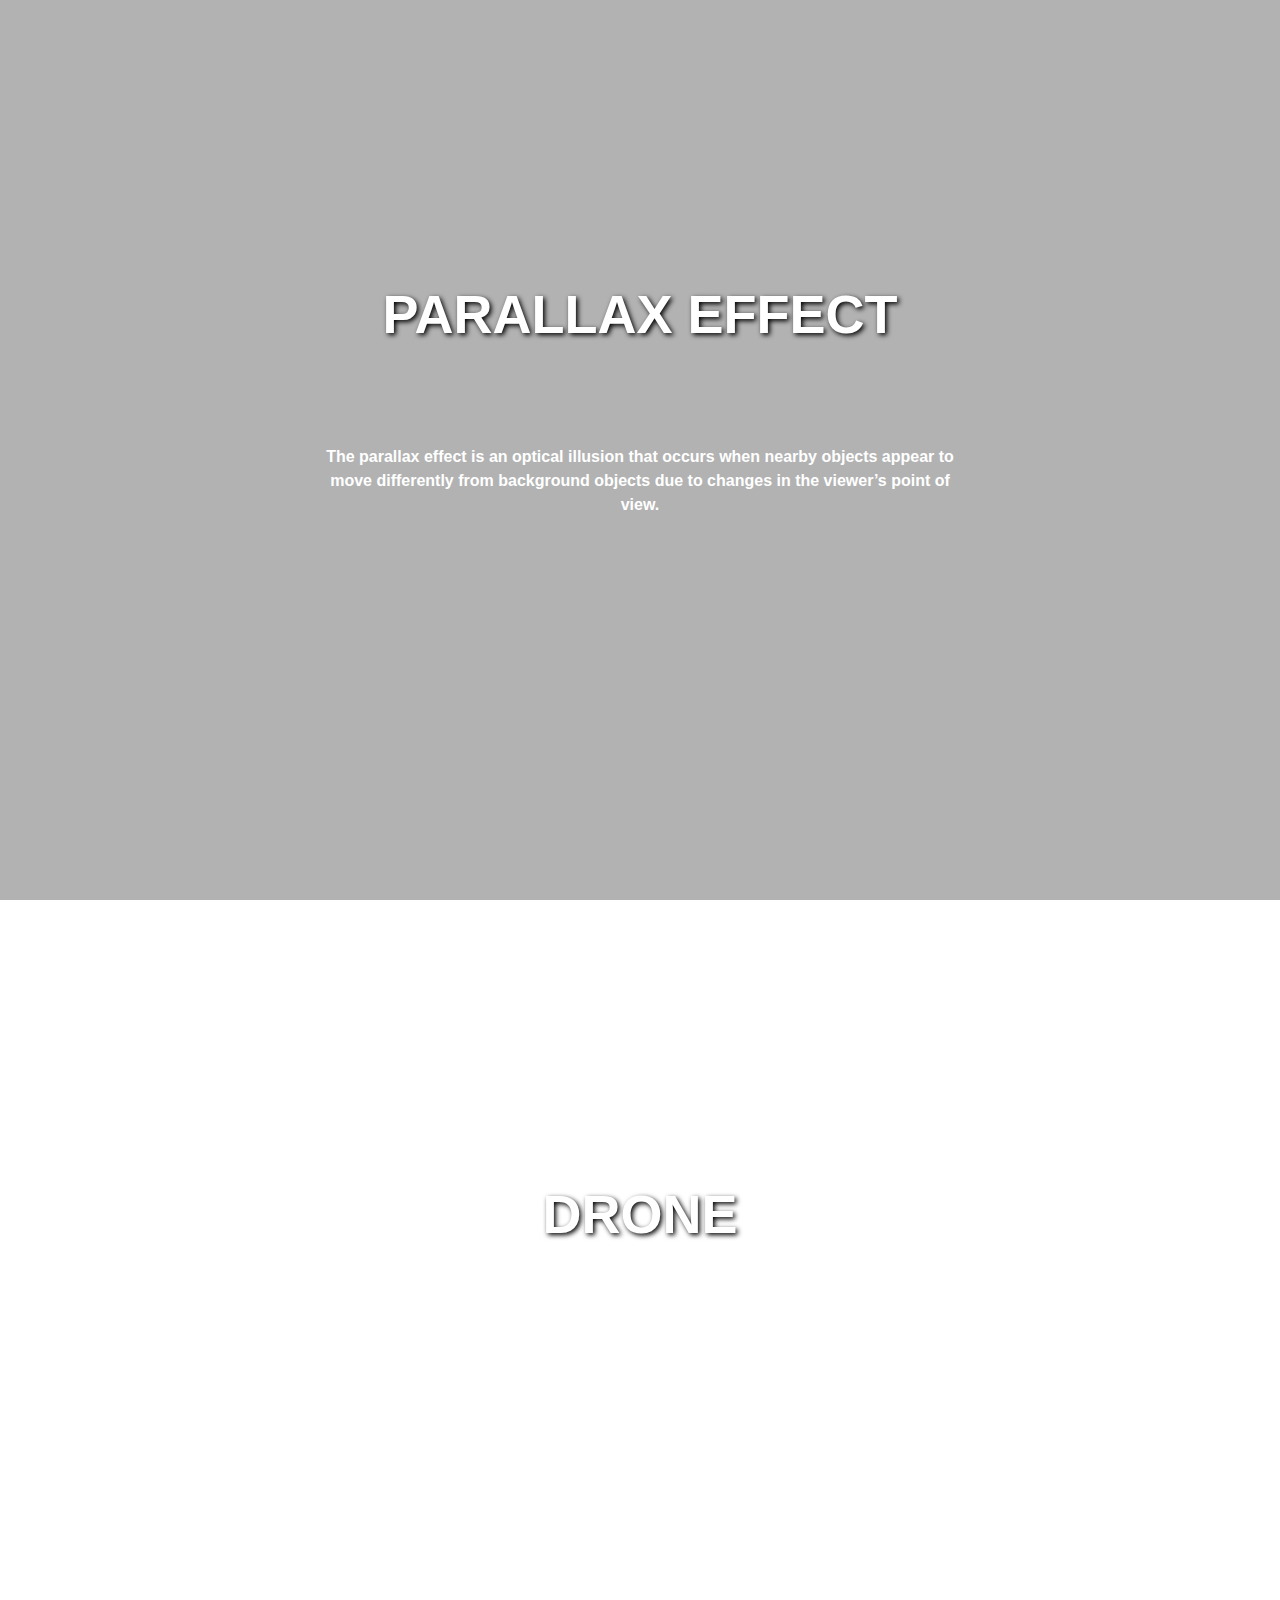
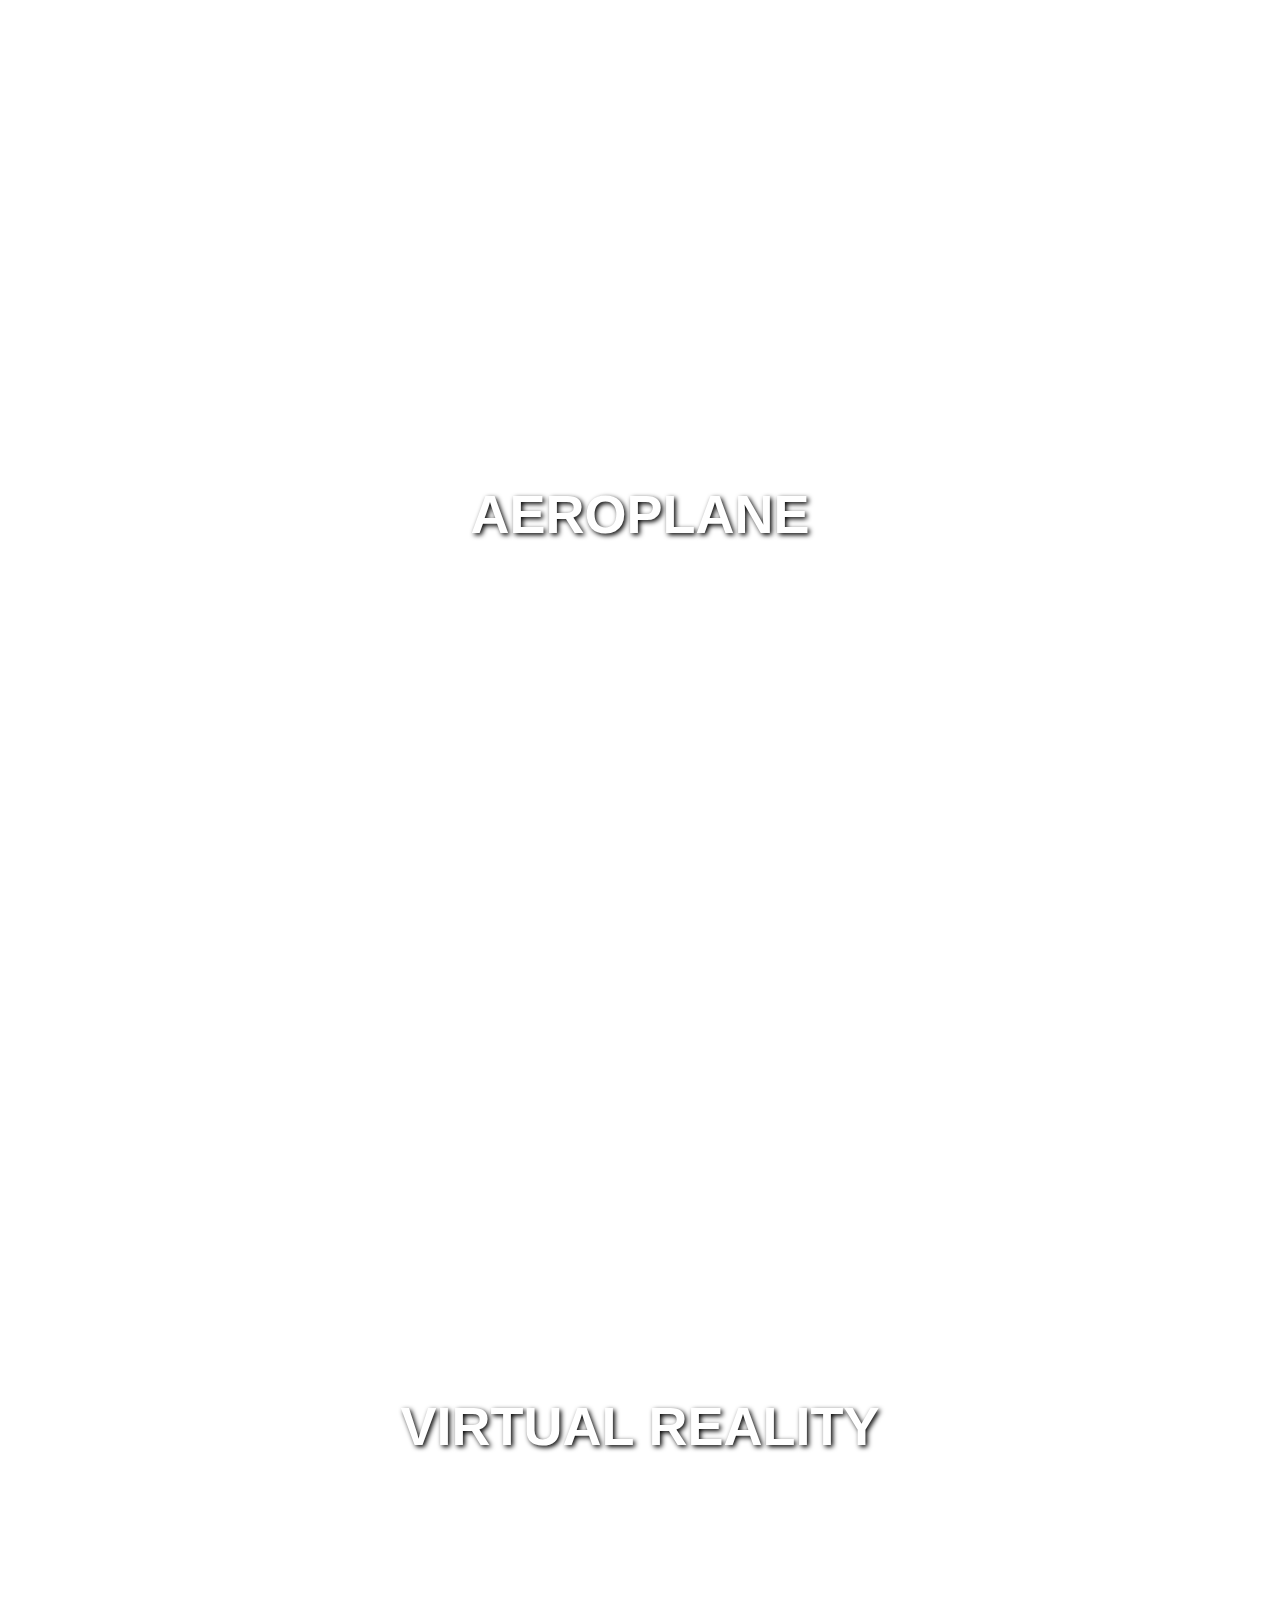
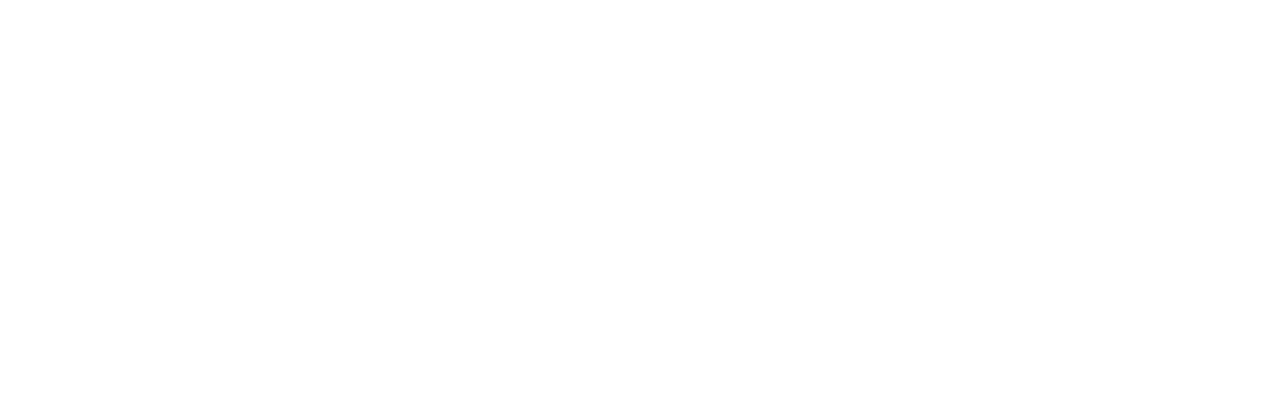
<file: 01 Parallax Effects/index.html>
<!DOCTYPE html>
<html lang="en">
  <head>
    <meta charset="UTF-8" />
    <meta name="viewport" content="width=device-width, initial-scale=1.0" />
    <title>Parallax Effect</title>
    <link rel="stylesheet" href="style.css" />
  </head>
  <body>
    <section class="section-1">
      <div>
        <h1>Parallax Effect</h1>
        <p>
          The parallax effect is an optical illusion that occurs when nearby
          objects appear to move differently from background objects due to
          changes in the viewer’s point of view.
        </p>
      </div>
    </section>
    <section class="section-2">
      <div>
        <h1>Drone</h1>
        <p>
          Drones are unmanned aerial vehicles (UAVs) that can fly autonomously
          or be remotely controlled. They’re used for photography, surveillance,
          delivery, and even artistic shots like the parallax effect we just
          discussed!
        </p>
      </div>
    </section>
    <section class="section-3">
      <div>
        <h1>Aeroplane</h1>
        <p>
          Airplanes are powered flying vehicles that transport passengers and
          cargo through the sky. They’ve revolutionized global travel and
          connected us like never before!
        </p>
      </div>
    </section>
    <section class="section-4">
      <div>
        <h1>Virtual Reality</h1>
        <p>
          VR immerses users in a simulated environment, often using headsets.
          It’s like stepping into another world—whether for gaming, training, or
          exploration.
        </p>
      </div>
    </section>
  </body>
</html>
</file>
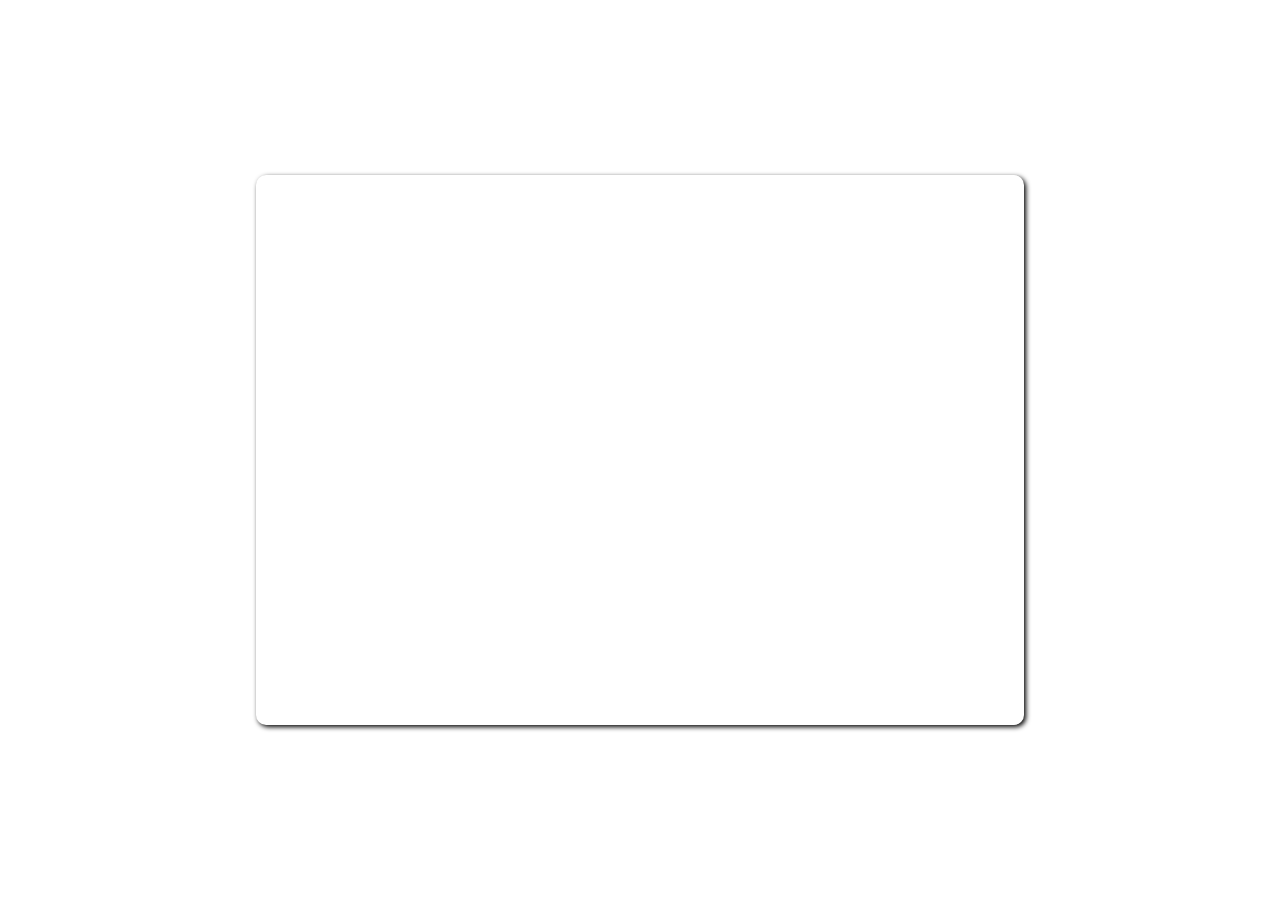
<file: 02 Carausal Effects/index.html>
<!DOCTYPE html>
<html lang="en">
<head>
    <meta charset="UTF-8">
    <meta name="viewport" content="width=device-width, initial-scale=1.0">
    <title>Carausal Effects</title>
    <link rel="stylesheet" href="style.css">
</head>
<body>
    <div class="container-carausal">
        <div class="carausal-banner"></div>
    </div>
</body>
</html>
</file>
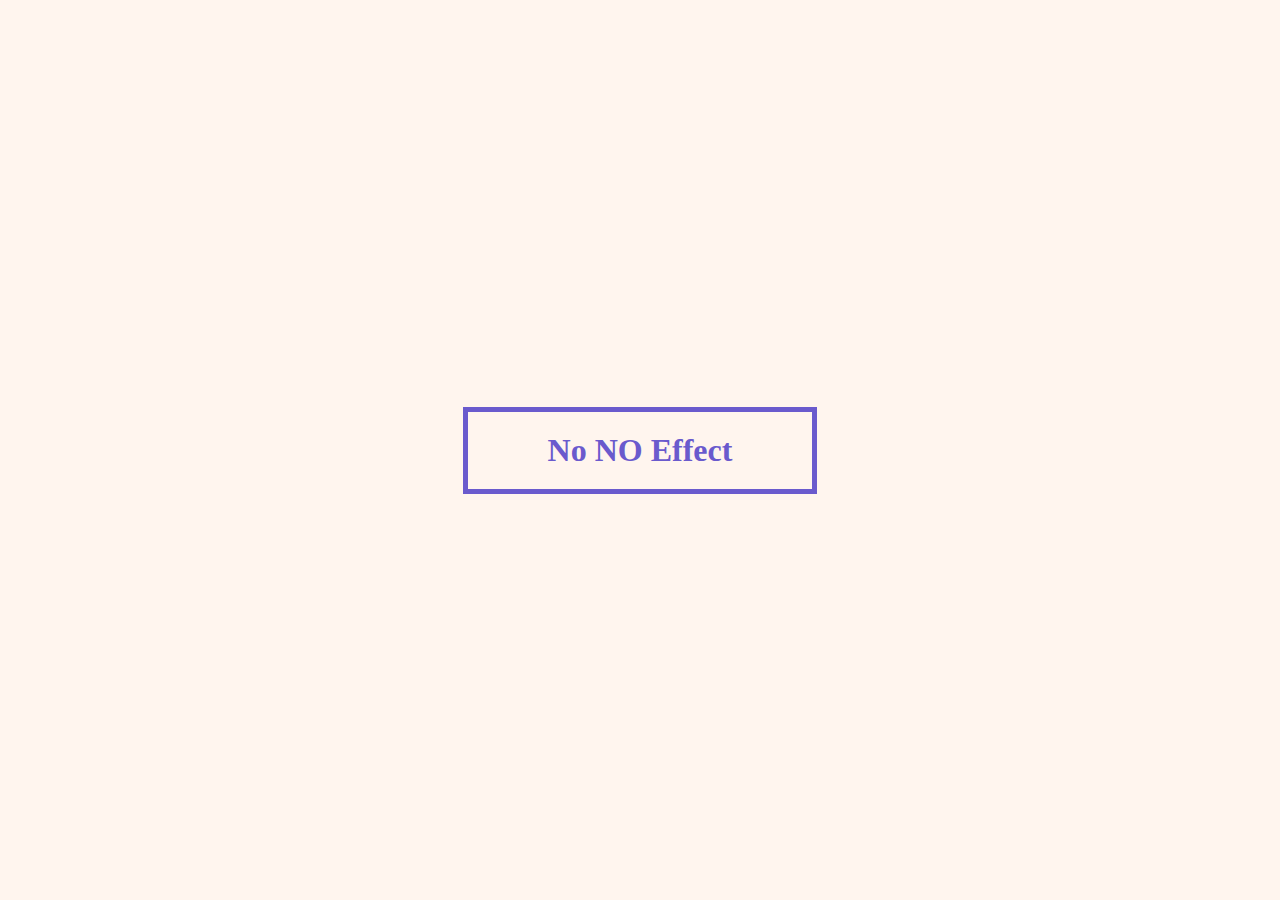
<file: 03 NO NO Effects/index.html>
<!DOCTYPE html>
<html lang="en">
<head>
    <meta charset="UTF-8">
    <meta name="viewport" content="width=device-width, initial-scale=1.0">
    <title>No No Effect</title>
    <link rel="stylesheet" href="style.css">
</head>
<body>
    <div class="container">
        <h1>No NO Effect</h1>
    </div>
</body>
</html>
</file>
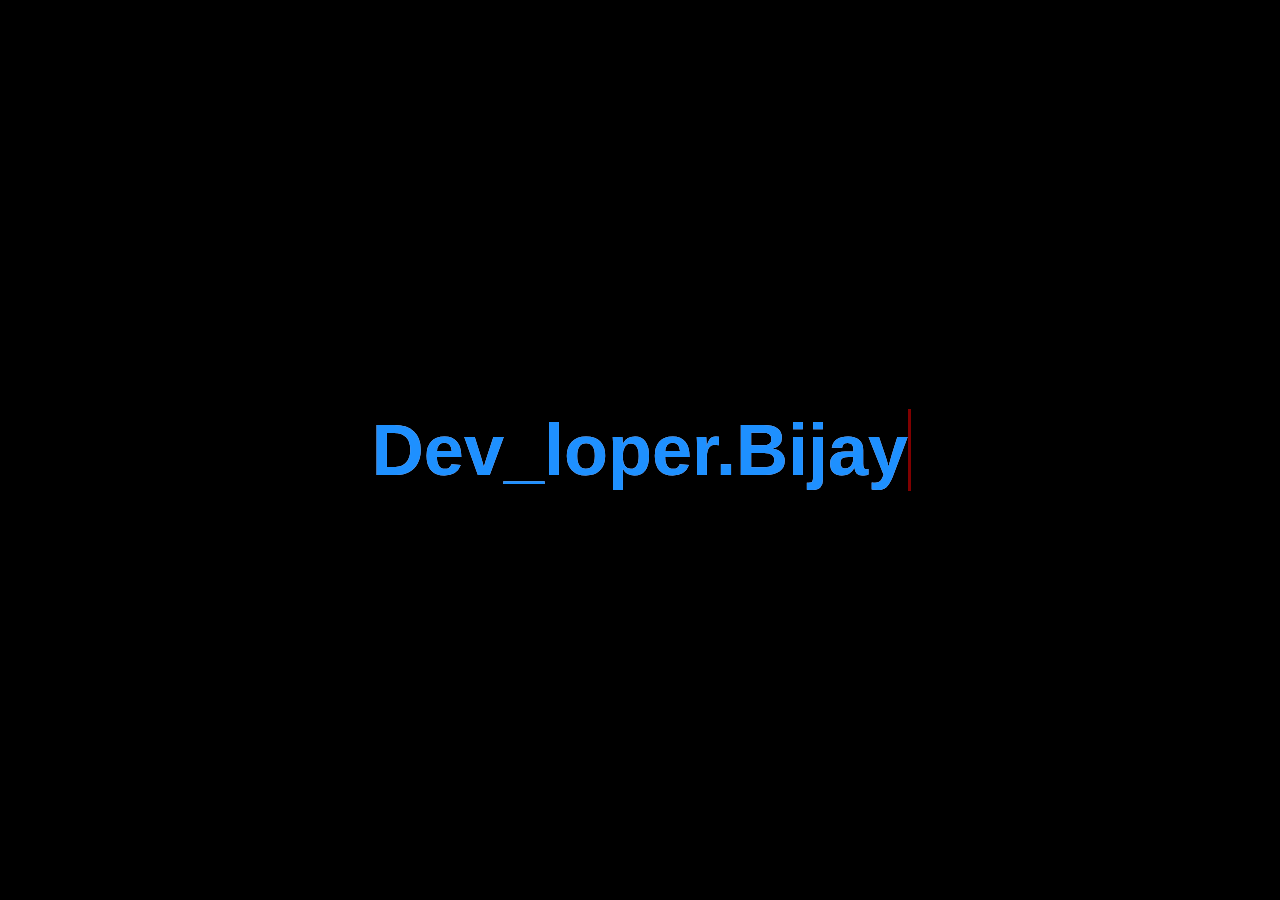
<file: 04 Colorful Text Animation/index.html>
<!DOCTYPE html>
<html lang="en">
<head>
    <meta charset="UTF-8">
    <meta name="viewport" content="width=device-width, initial-scale=1.0">
    <title>Colorful Text Animation Project</title>
    <link rel="stylesheet" href="style.css">
</head>
<body>
    <div class="text-container">
        <h1 class="title">Dev_loper.Bijay</h1>
    </div>
</body>
</html>
</file>
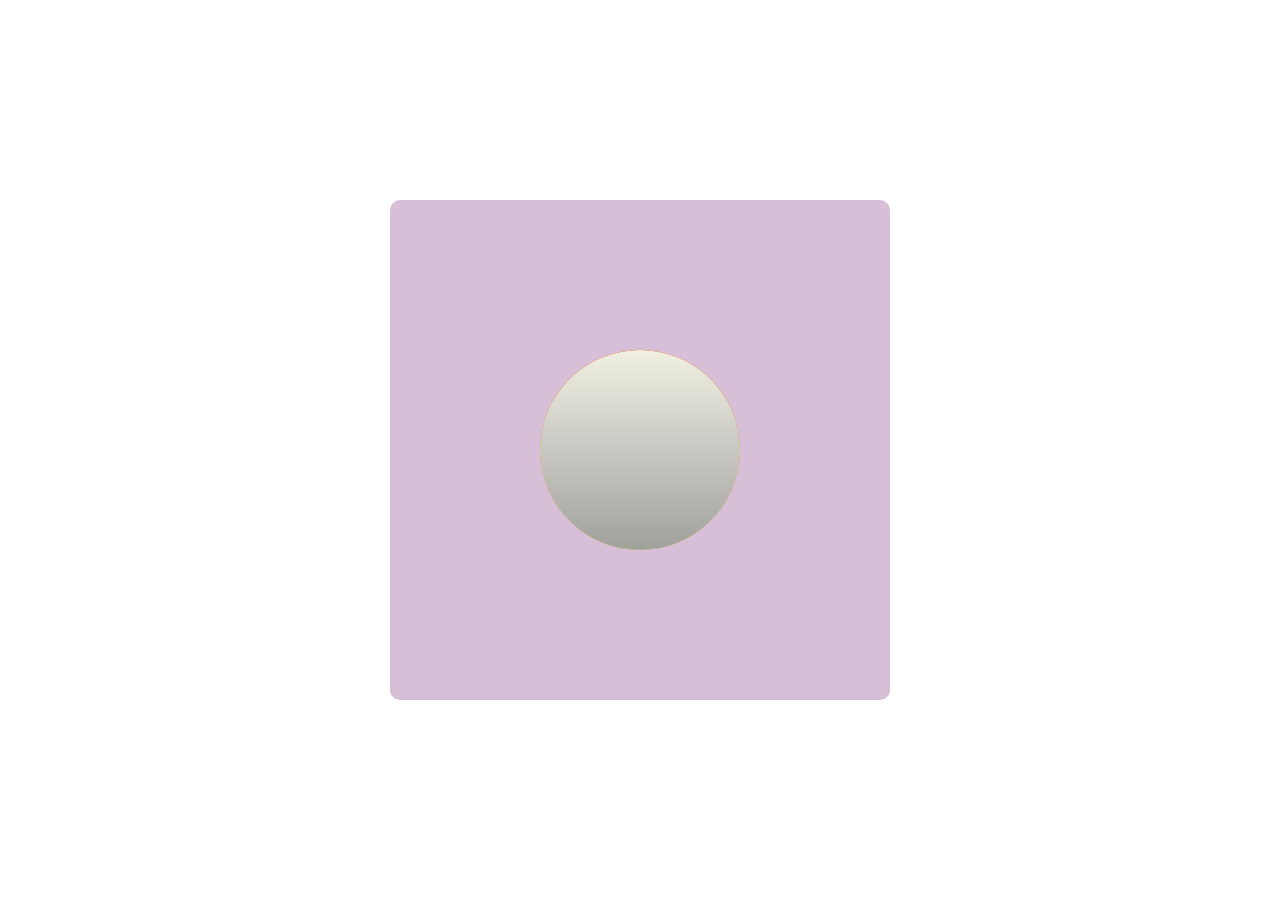
<file: 05 ChadraGaran Effects/index.html>
<!DOCTYPE html>
<html lang="en">
<head>
    <meta charset="UTF-8">
    <meta name="viewport" content="width=device-width, initial-scale=1.0">
    <title>ChandraGaran Effect</title>
    <link rel="stylesheet" href="style.css">
</head>
<body>
    <div class="barmand">
        <div class="shuriya"><div>
    </div>
</body>
</html>
</file>
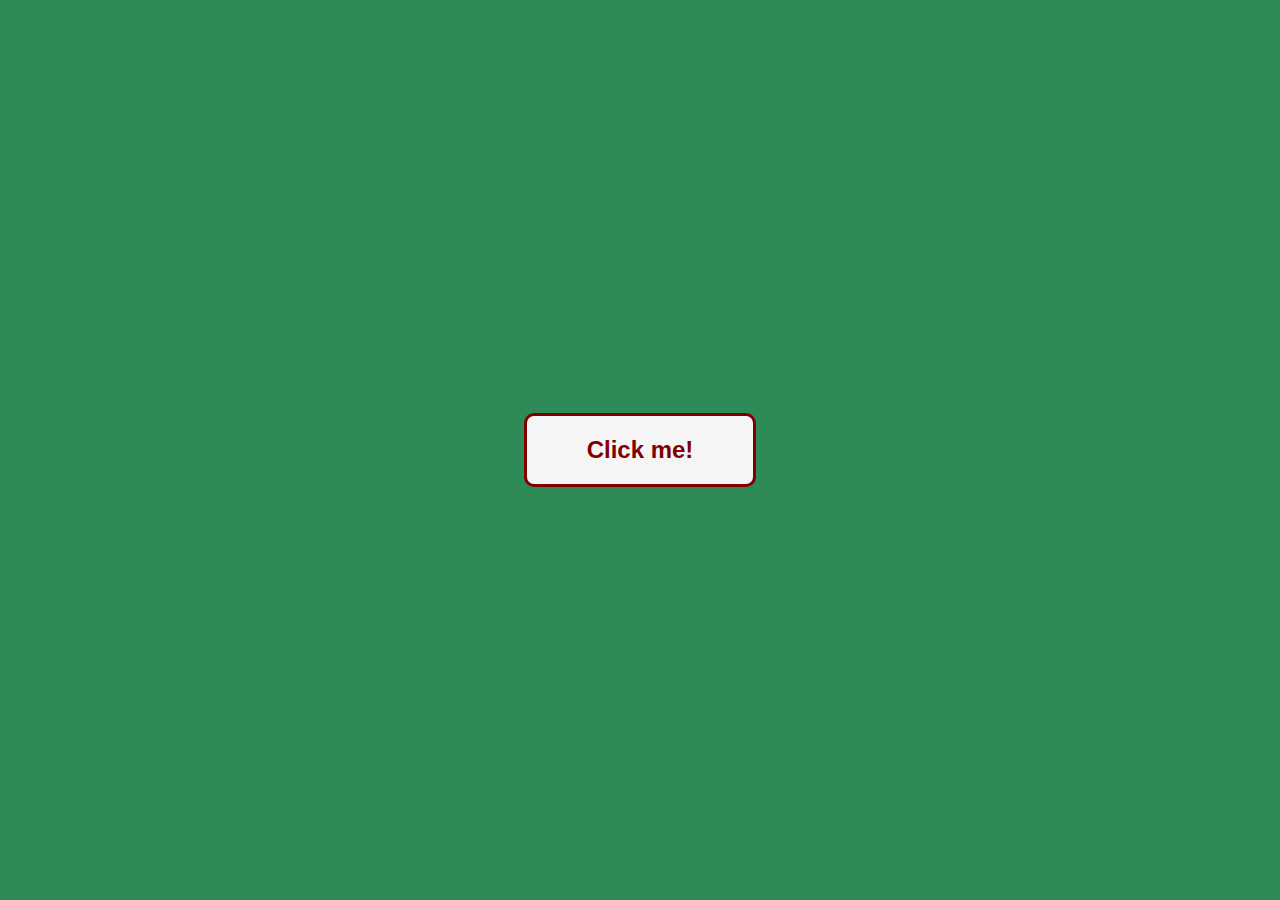
<file: 06 Hover Button/index.html>
<!DOCTYPE html>
<html lang="en">
<head>
    <meta charset="UTF-8">
    <meta name="viewport" content="width=device-width, initial-scale=1.0">
    <title>Hover Button</title>
    <link rel="stylesheet" href="style.css">
</head>
<body>
    <div class="btn">
        <button>Click me!</button>
    </div>
</body>
</html>
</file>
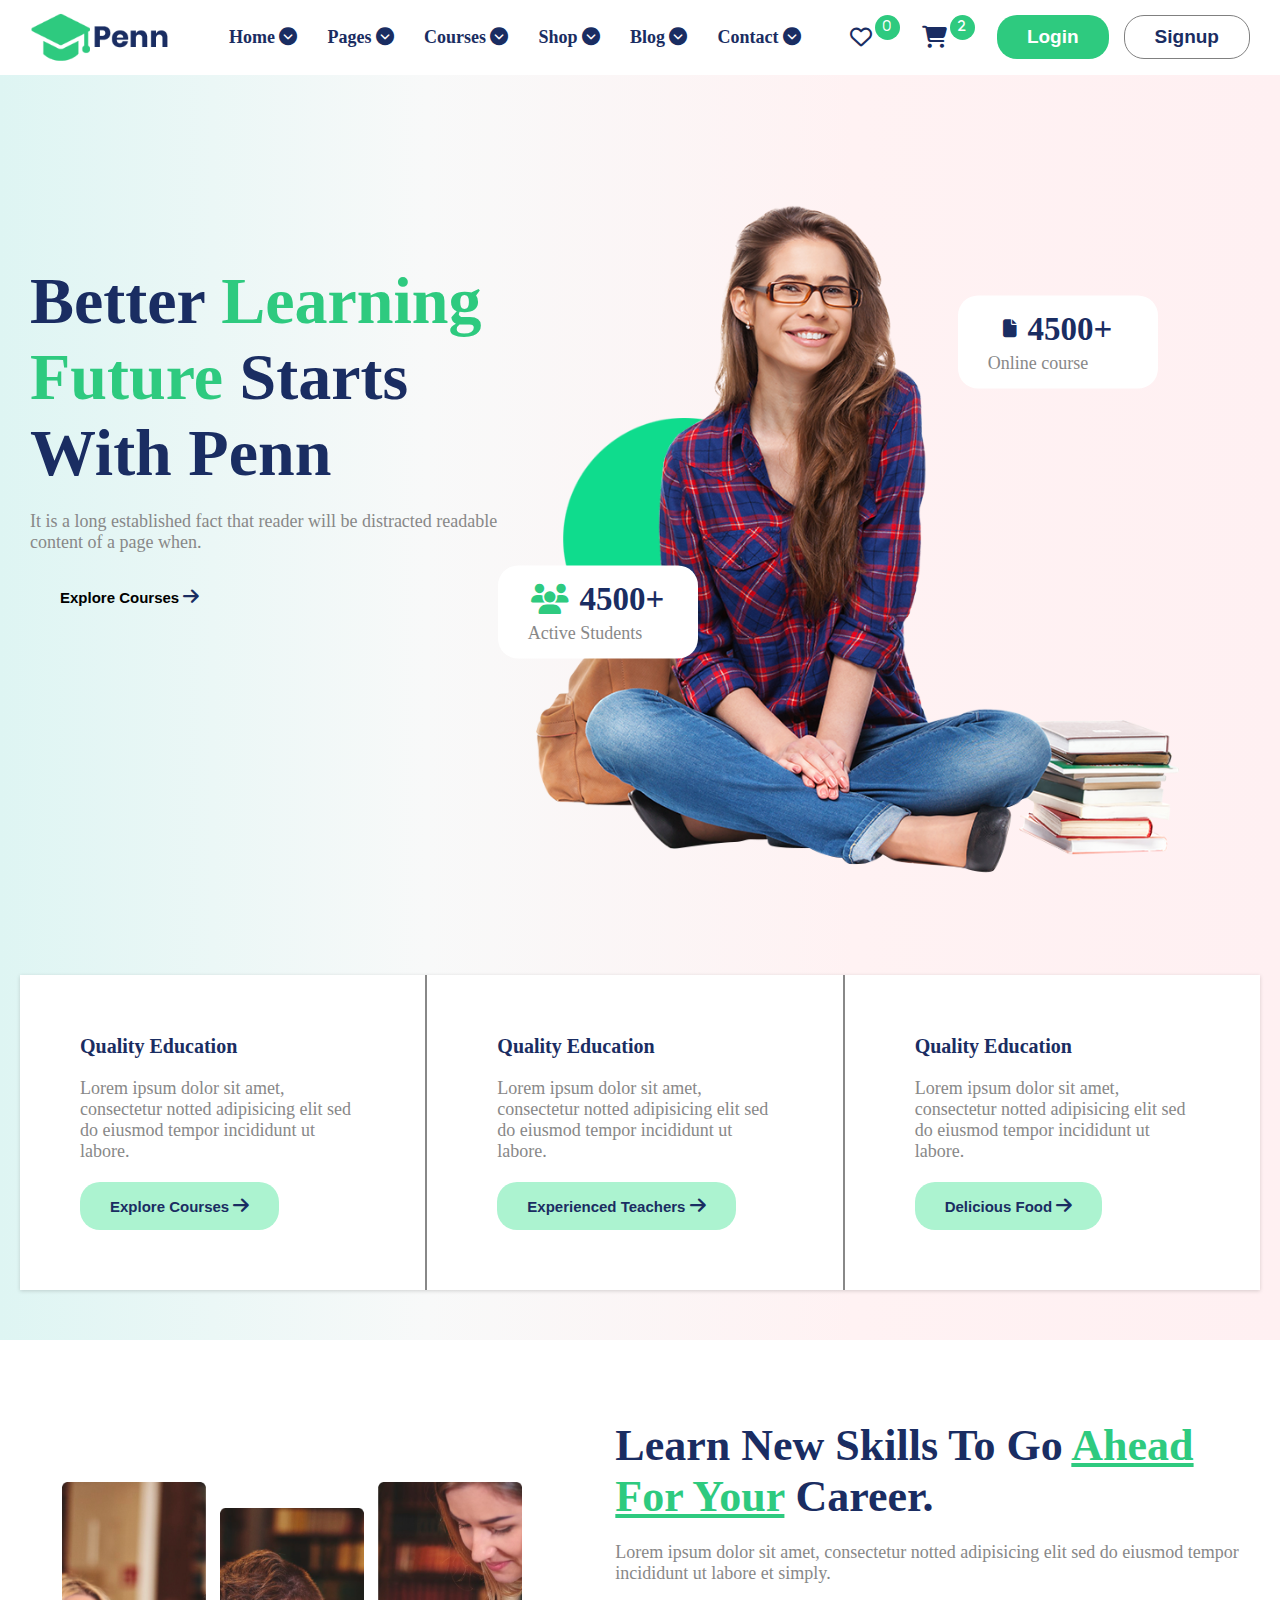
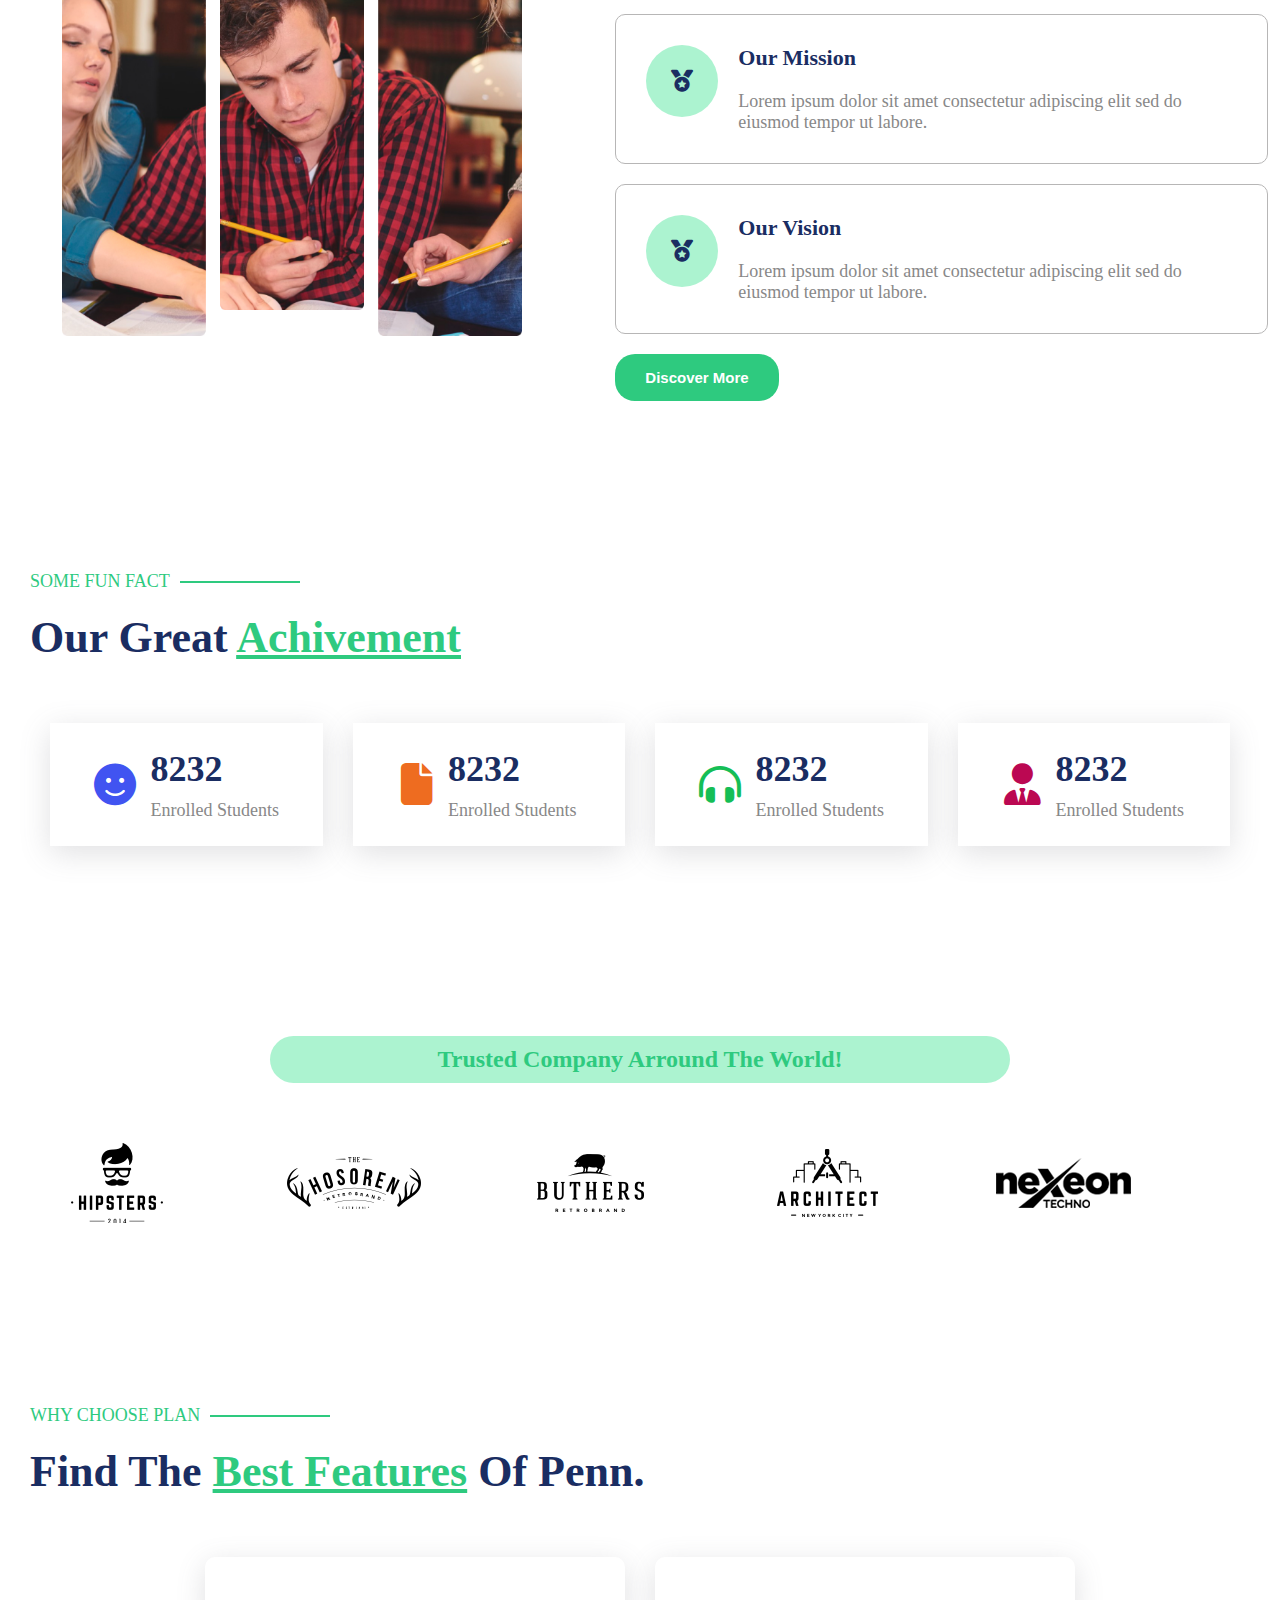
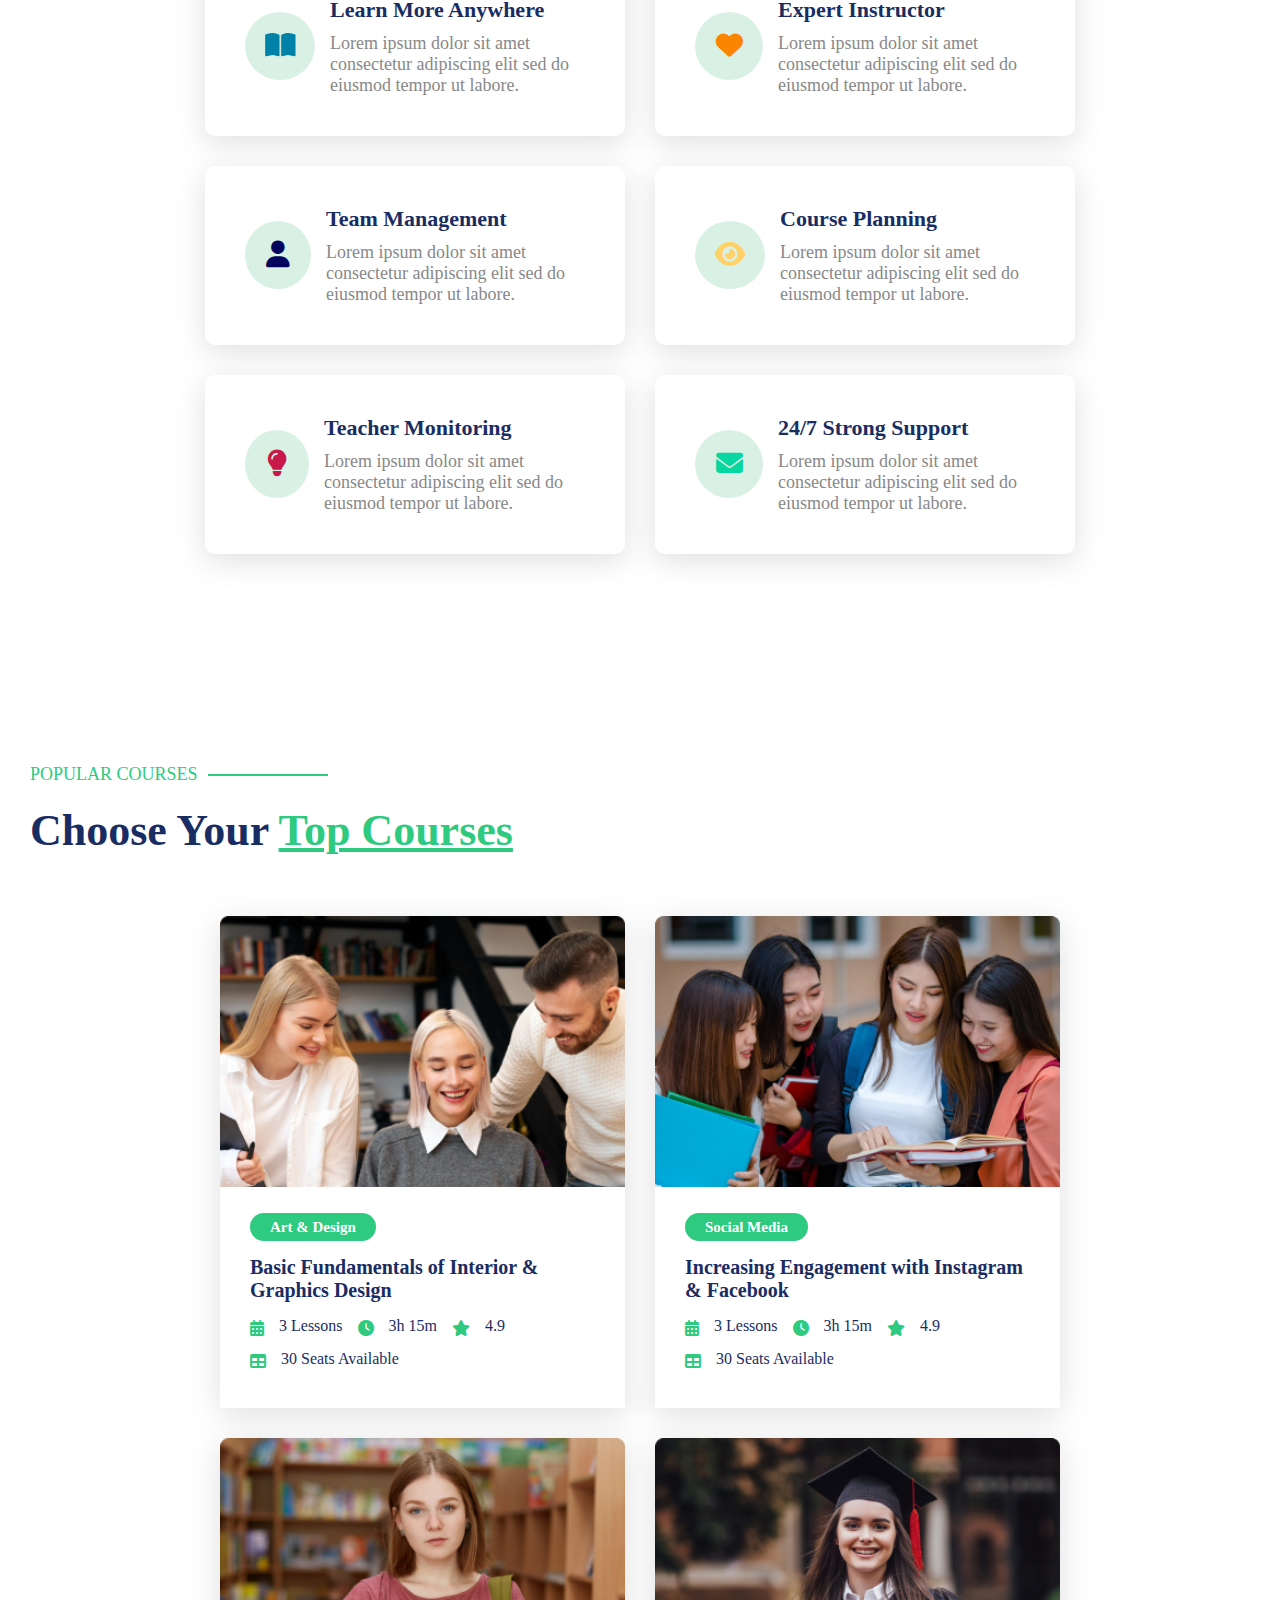
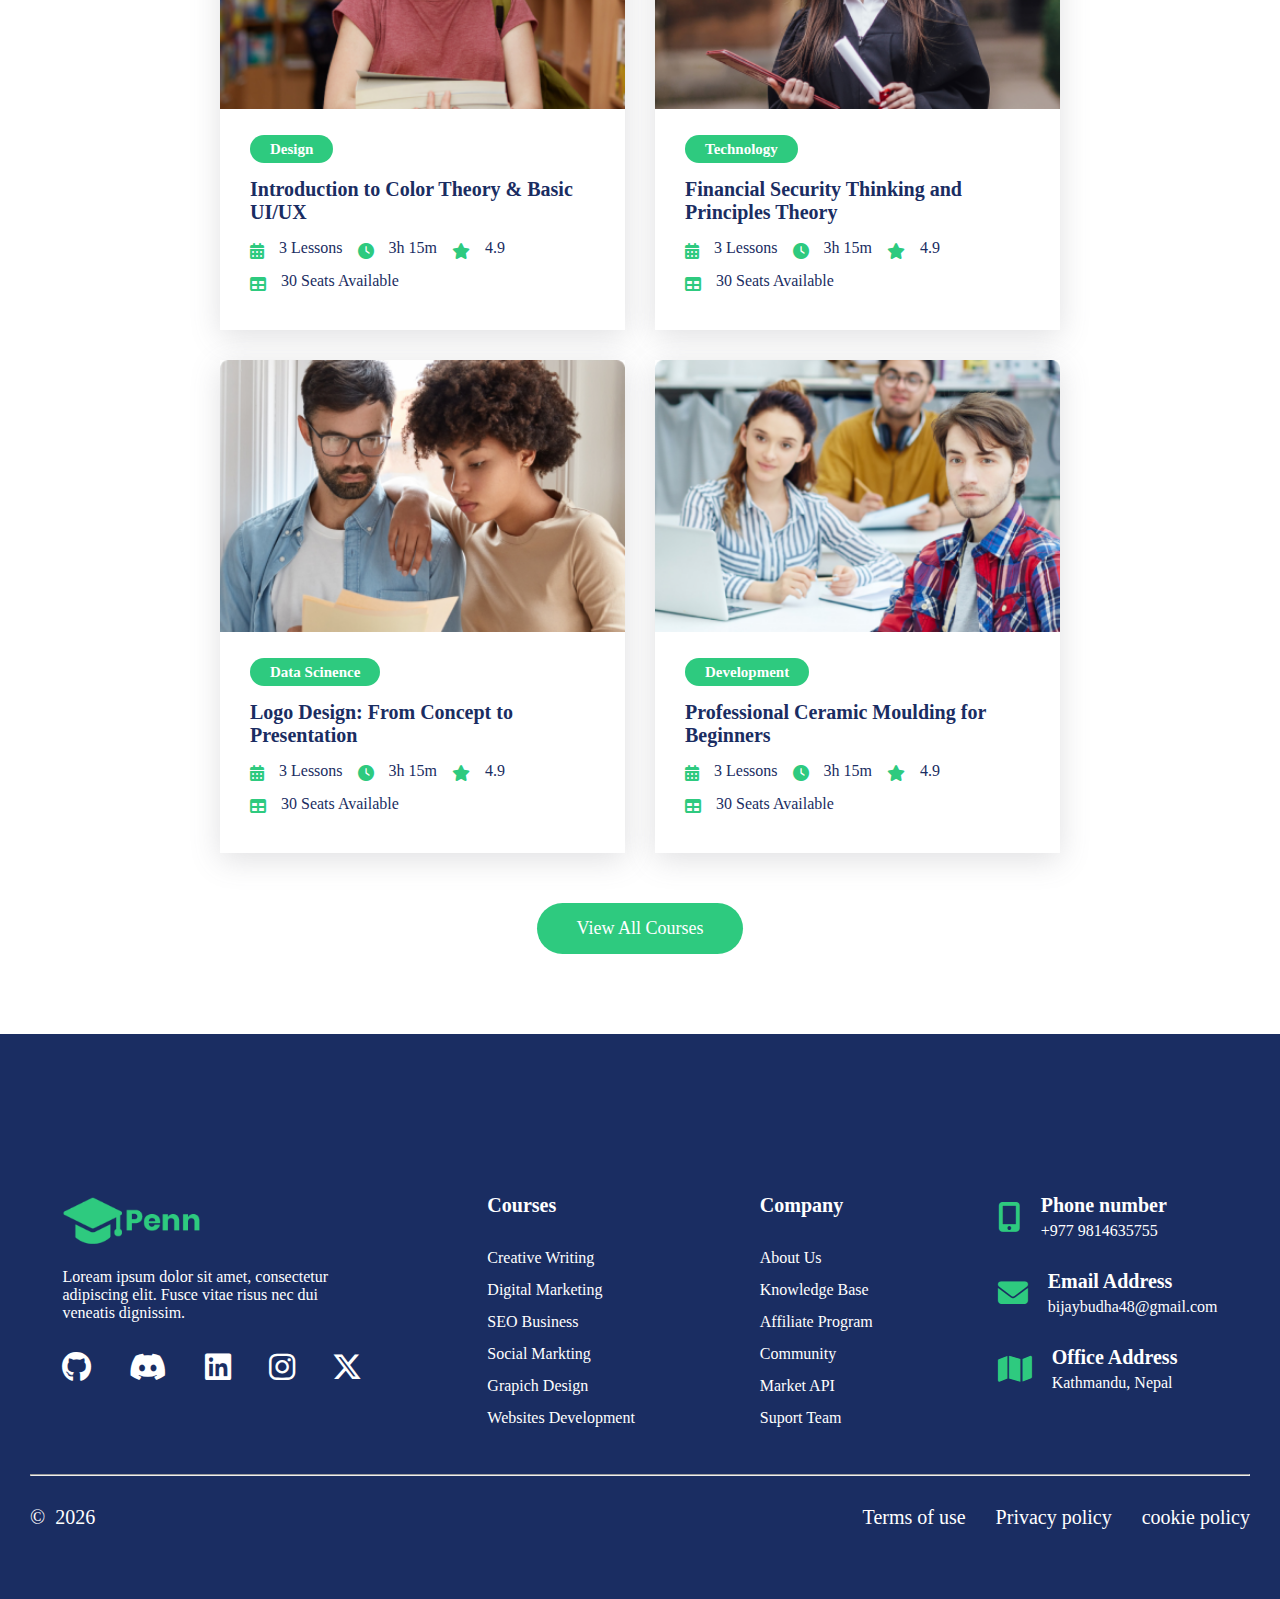
<file: 09 Landing Page/index.html>
<!DOCTYPE html>
<html lang="en">
<head>
    <meta charset="UTF-8">
    <meta name="viewport" content="width=s, initial-scale=1.0">
    <title>Penn.</title>
    <link rel="icon" href="./Image/logo (1).png">
    <link rel="stylesheet" href="style.css">
    <link rel="stylesheet" href="https://cdnjs.cloudflare.com/ajax/libs/font-awesome/6.7.2/css/all.min.css" integrity="sha512-Evv84Mr4kqVGRNSgIGL/F/aIDqQb7xQ2vcrdIwxfjThSH8CSR7PBEakCr51Ck+w+/U6swU2Im1vVX0SVk9ABhg==" crossorigin="anonymous" referrerpolicy="no-referrer" />
</head>
<body>
    <header>
        <div class="container nav-container">
            <div class="nav-section">
                <div class="nav-logo">
                    <img src="./Image/logo (1).png" alt="">
                </div>
                <div class="navbar">
                    <ul>
                        <li><a class="home" href="#">Home <i class="fa-solid fa-circle-chevron-down"></i></a></li>
                        <li><a href="#">Pages <i class="fa-solid fa-circle-chevron-down"></i></a></li>
                        <li><a href="#">Courses <i class="fa-solid fa-circle-chevron-down"></i></a></li>
                        <li><a href="#">Shop <i class="fa-solid fa-circle-chevron-down"></i></a></li>
                        <li><a href="#">Blog <i class="fa-solid fa-circle-chevron-down"></i></a></li>
                        <li><a href="#">Contact <i class="fa-solid fa-circle-chevron-down"></i></a></li>
                    </ul>
                </div>
                <div class="nav-content">
                    <div class="cart-content">
                        <div class="heart-icon">
                            <i class="fa-regular fa-heart"></i>
                        </div>
                        <div class="add-to-cart">
                            <i class="fa-solid fa-cart-shopping"></i>
                        </div>
                    </div>
                    <div class="account-content">
                        <button class="btn btn-1">Login</button>
                        <button class="btn btn-2">Signup</button>
                    </div>
                </div>
            </div>
        </div>
    </header>

    <section>
       <div class="hero-section-container">
        <div class="container section-content">
            <div class="hero-section-content">
                <div class="hero-section-left">
                    <h1 class="main-heading">Better <span class="highlight-text">Learning Future</span> Starts With Penn</h1>
                    <p class="para hero-section-para">It is a long established fact that reader will be distracted readable content of a page when.</p>
                    <div class="hero-section-btn">
                        <button class="btn explore-btn">Explore Courses <i class="fa-solid fa-arrow-right"></i></button>
                    </div>
                </div>
                <div class="hero-section-right">
                    <div class="hero-section-img">
                        <img src="./Image/home-image.png" alt="">
                    </div>
                    <div class="hero-section-notice">
                        <div class="section-notice-left section-notice">
                            <div>
                                <i class="fa-solid fa-users"></i>
                             <h2 class="sub-heading">4500+</h2>
                            </div>
                         <p class="para">Active Students</p>
                        </div>
                        <div class="section-notice-right section-notice">
                        <div>
                            <i class="fa-solid fa-file"></i>
                         <h2 class="sub-heading">4500+</h2>
                        </div>
                         <p class="para">Online course</p>
                        </div>
                     </div>
                </div>
            </div>
        </div>
       </div>
    </section>

    <!-- First Advertise section -->

    <section class="advertise-section">
        <div class="container first-advertise-section">
            <div class="first-item-content card-container">
                <h2 class="sub-heading">Quality Education</h2>
                <p class="para">Lorem ipsum dolor sit amet, consectetur notted adipisicing elit sed do eiusmod tempor incididunt ut labore.</p>
                <button class="btn explore-btn">Explore Courses <i class="fa-solid fa-arrow-right"></i></button>
            </div>
            <div class="second-item-content card-container">
                <h2 class="sub-heading">Quality Education</h2>
                <p class="para">Lorem ipsum dolor sit amet, consectetur notted adipisicing elit sed do eiusmod tempor incididunt ut labore.</p>
                <button class="btn explore-btn">Experienced Teachers <i class="fa-solid fa-arrow-right"></i></button>
            </div>
            <div class="third-item-content card-container">
                <h2 class="sub-heading">Quality Education</h2>
                <p class="para">Lorem ipsum dolor sit amet, consectetur notted adipisicing elit sed do eiusmod tempor incididunt ut labore.</p>
                <button class="btn explore-btn">Delicious Food <i class="fa-solid fa-arrow-right"></i></button>
            </div>
        </div>
    </section>

    <!-- Career Section -->
    <section class="career-section">
        <div class="container">
            <div class="career-container">
                <div class="career-content career-content-left">
                    <img src="./Image/about1.png" alt="">
                </div>
                <div class="career-content career-content-right">
                    <h2 class="sub-heading carrer-sub-heading">Learn new skills to go <span>ahead for your</span> career.</h2>
                    <p class="para">Lorem ipsum dolor sit amet, consectetur notted adipisicing elit sed do eiusmod tempor incididunt ut labore et simply.</p>

                    <div class="career-div career-mission">
                        <div class="carrer-icon">
                            <i class="fa-solid fa-medal"></i>
                        </div>
                        <div class="career-div-title">
                            <h2 class="sub-heading carrert-title-heading">Our Mission</h2>
                            <p class="para">Lorem ipsum dolor sit amet consectetur adipiscing elit sed do eiusmod tempor ut labore.</p>
                        </div>
                    </div>
                    <div class="career-div career-mission">
                        <div class="carrer-icon">
                            <i class="fa-solid fa-medal"></i>
                        </div>
                        <div class="career-div-title">
                            <h2 class="sub-heading carrert-title-heading">Our Vision</h2>
                            <p class="para">Lorem ipsum dolor sit amet consectetur adipiscing elit sed do eiusmod tempor ut labore.</p>
                        </div>
                    </div>
                    <div class="career-btn">
                        <button class="discover-btn btn">Discover more</button>
                    </div>
                </div>
            </div>
        </div>
     </section>

     <!-- Achivement Section -->

     <section class="section-achivement">
        <div class="container">
            <div class="achivement-container">
                <div class="achivement-heading">
                    <p class="para achivement-para">some fun fact</p>
                    <h2 class="sub-heading achivement-sub-heading">our great <span>achivement</span></h2>
                </div>
                <div class="achivement-card">
                    <div class="achivement-content">
                        <div class="card-icon">
                            <i class="fa-solid fa-face-smile"></i>
                        </div>
                        <div class="card-title">
                            <h2 class="sub-heading card-heading">8232</h2>
                            <p class="para">Enrolled Students</p>
                        </div>
                    </div>

                    <div class="achivement-content">
                        <div class="card-icon">
                            <i class="fa-solid fa-file"></i>
                        </div>
                        <div class="card-title">
                            <h2 class="sub-heading card-heading">8232</h2>
                            <p class="para">Enrolled Students</p>
                        </div>
                    </div>

                    <div 
                    class="achivement-content">
                        <div class="card-icon">
                            <i class="fa-solid fa-headphones-simple"></i>
                        </div>
                        <div class="card-title">
                            <h2 class="sub-heading card-heading">8232</h2>
                            <p class="para">Enrolled Students</p>
                        </div>
                    </div>
                    <div class="achivement-content">
                        <div class="card-icon">
                            <i class="fa-solid fa-user-tie"></i>
                        </div>
                        <div class="card-title">
                            <h2 class="sub-heading card-heading">8232</h2>
                            <p class="para">Enrolled Students</p>
                        </div>
                    </div>
                </div>
            </div>
        </div>
     </section>

     <!-- Trusted Company Section -->

     <section class="trusted-section">
       <div class="container trusted-company-comntainer">
        <div class="trusted-heading">
            <h2 class="sub-heading trusted-sub-heading">
                Trusted Company Arround The World!
            </h2>
        </div>
       <div class="trusted-company">
        <div class="trusted-company-list">
            <img src="./Image/1.png" alt="trusted company image">
            <img src="./Image/2.png" alt="trusted company image">
            <img src="./Image/3.png" alt="trusted company image">
            <img src="./Image/4.png" alt="trusted company image">
            <img src="./Image/5.png" alt="trusted company image">
        </div>
       </div>
       </div>
     </section>

     <!-- Feature Section -->


     <section class="section-feature">
        <div class="container">
            <div class="feature-container">
                <div class="feature-heading">
                    <p class="para feature-para">Why Choose Plan</p>
                    <h2 class="sub-heading feature-sub-heading">find the <span>best Features</span> of penn.</h2>
                </div>
                <div class="feature-card">
                    <div class="feature-content">
                        <div class="card-icon">
                            <i class="fa-solid fa-book-open"></i>
                        </div>
                        <div class="card-title">
                            <h2 class="sub-heading card-heading">Learn More Anywhere</h2>
                            <p class="para">Lorem ipsum dolor sit amet consectetur adipiscing elit sed do eiusmod tempor ut labore.
                            </p>
                        </div>
                    </div>

                    <div class="feature-content">
                        <div class="card-icon">
                            <i class="fa-solid fa-heart"></i>
                        </div>
                        <div class="card-title">
                            <h2 class="sub-heading card-heading">Expert
                                Instructor</h2>
                            <p class="para">Lorem ipsum dolor sit amet consectetur adipiscing elit sed do eiusmod tempor ut labore.</p>
                        </div>
                    </div>

                    <div 
                    class="feature-content">
                        <div class="card-icon">
                            <i class="fa-solid fa-user"></i>
                        </div>
                        <div class="card-title">
                            <h2 class="sub-heading card-heading">Team
                                Management</h2>
                            <p class="para">Lorem ipsum dolor sit amet consectetur adipiscing elit sed do eiusmod tempor ut labore.</p>
                        </div>
                    </div>
                    <div 
                    class="feature-content">
                        <div class="card-icon">
                            <i class="fa-solid fa-eye"></i>
                        </div>
                        <div class="card-title">
                            <h2 class="sub-heading card-heading">Course Planning</h2>
                            <p class="para">Lorem ipsum dolor sit amet consectetur adipiscing elit sed do eiusmod tempor ut labore.</p>
                        </div>
                    </div>
                    <div 
                    class="feature-content">
                        <div class="card-icon">
                            <i class="fa-solid fa-lightbulb"></i>
                        </div>
                        <div class="card-title">
                            <h2 class="sub-heading card-heading">Teacher Monitoring</h2>
                            <p class="para">Lorem ipsum dolor sit amet consectetur adipiscing elit sed do eiusmod tempor ut labore.</p>
                        </div>
                    </div>
                    <div 
                    class="feature-content">
                        <div class="card-icon">
                            <i class="fa-solid fa-envelope"></i>
                        </div>
                        <div class="card-title">
                            <h2 class="sub-heading card-heading">24/7 Strong Support</h2>
                            <p class="para">Lorem ipsum dolor sit amet consectetur adipiscing elit sed do eiusmod tempor ut labore.</p>
                        </div>
                    </div>
                    
                    
                </div>
            </div>
        </div>
     </section>

     
     <!-- Popular Courses Section -->


     <section class="section-popular-courses">
        <div class="container">
            <div class="courses-container">

                <div class="courses-heading">
                    <p class="para courses-para">Popular Courses</p>
                    <h2 class="sub-heading courses-sub-heading">Choose your <span>Top courses</span></h2>
                </div>

                <div class="courses-card">
                    <div class="courses-content">
                        <div class="courses-image">
                            <img src="./Image/c1.png" alt="">
                        </div>
                        <div class="courses-details">
                            <div class="courses-stream-btn">
                                <a href="" class="course-btn btn">Art & Design</a>
                            </div>
                            <div class="courses-title">
                                <h2 class="sub-heading course-sub-heading">Basic Fundamentals of Interior & Graphics Design</h2>
                            </div>
                            <div class="courses-description">
                                <div class="courses-lesson courses-div">
                                    <i class="fa-solid fa-calendar-days"></i>
                                    <p class="para courses-para">3 Lessons</p>
                                </div>
                                <div class="courses-duration courses-div">
                                    <i class="fa-solid fa-clock"></i>
                                    <p class="para courses-para">3h 15m</p>
                                </div>
                                <div class="courses-rating courses-div">
                                    <i class="fa-solid fa-star"></i>
                                    <p class="para courses-para">4.9</p>
                                </div>
                            </div>
                            <div class="courses-seats">
                                <i class="fa-solid fa-table"></i>
                                <p class="para courses-para">30 Seats Available</p>
                            </div>
                        </div>
                    </div>

                    <div class="courses-content">
                        <div class="courses-image">
                            <img src="./Image/c2.png" alt="">
                        </div>
                        <div class="courses-details">
                            <div class="courses-stream-btn">
                                <a href="" class="course-btn btn">Social Media</a>
                            </div>
                            <div class="courses-title">
                                <h2 class="sub-heading course-sub-heading">Increasing Engagement with Instagram & Facebook</h2>
                            </div>
                            <div class="courses-description">
                                <div class="courses-lesson courses-div">
                                    <i class="fa-solid fa-calendar-days"></i>
                                    <p class="para courses-para">3 Lessons</p>
                                </div>
                                <div class="courses-duration courses-div">
                                    <i class="fa-solid fa-clock"></i>
                                    <p class="para courses-para">3h 15m</p>
                                </div>
                                <div class="courses-rating courses-div">
                                    <i class="fa-solid fa-star"></i>
                                    <p class="para courses-para">4.9</p>
                                </div>
                            </div>
                            <div class="courses-seats">
                                <i class="fa-solid fa-table"></i>
                                <p class="para courses-para">30 Seats Available</p>
                            </div>
                        </div>
                    </div>

                    <div class="courses-content">
                        <div class="courses-image">
                            <img src="./Image/c3.png" alt="">
                        </div>
                        <div class="courses-details">
                            <div class="courses-stream-btn">
                                <a href="" class="course-btn btn">Design</a>
                            </div>
                            <div class="courses-title">
                                <h2 class="sub-heading course-sub-heading">Introduction to Color Theory & Basic UI/UX</h2>
                            </div>
                            <div class="courses-description">
                                <div class="courses-lesson courses-div">
                                    <i class="fa-solid fa-calendar-days"></i>
                                    <p class="para courses-para">3 Lessons</p>
                                </div>
                                <div class="courses-duration courses-div">
                                    <i class="fa-solid fa-clock"></i>
                                    <p class="para courses-para">3h 15m</p>
                                </div>
                                <div class="courses-rating courses-div">
                                    <i class="fa-solid fa-star"></i>
                                    <p class="para courses-para">4.9</p>
                                </div>
                            </div>
                            <div class="courses-seats">
                                <i class="fa-solid fa-table"></i>
                                <p class="para courses-para">30 Seats Available</p>
                            </div>
                        </div>
                    </div>

                    <div class="courses-content">
                        <div class="courses-image">
                            <img src="./Image/c4.png" alt="">
                        </div>
                        <div class="courses-details">
                            <div class="courses-stream-btn">
                                <a href="" class="course-btn btn">Technology</a>
                            </div>
                            <div class="courses-title">
                                <h2 class="sub-heading course-sub-heading">Financial Security Thinking and Principles Theory</h2>
                            </div>
                            <div class="courses-description">
                                <div class="courses-lesson courses-div">
                                    <i class="fa-solid fa-calendar-days"></i>
                                    <p class="para courses-para">3 Lessons</p>
                                </div>
                                <div class="courses-duration courses-div">
                                    <i class="fa-solid fa-clock"></i>
                                    <p class="para courses-para">3h 15m</p>
                                </div>
                                <div class="courses-rating courses-div">
                                    <i class="fa-solid fa-star"></i>
                                    <p class="para courses-para">4.9</p>
                                </div>
                            </div>
                            <div class="courses-seats">
                                <i class="fa-solid fa-table"></i>
                                <p class="para courses-para">30 Seats Available</p>
                            </div>
                        </div>
                    </div>

                    <div class="courses-content">
                        <div class="courses-image">
                            <img src="./Image/c5.png" alt="">
                        </div>
                        <div class="courses-details">
                            <div class="courses-stream-btn">
                                <a href="" class="course-btn btn">Data Scinence</a>
                            </div>
                            <div class="courses-title">
                                <h2 class="sub-heading course-sub-heading">Logo Design: From Concept to Presentation</h2>
                            </div>
                            <div class="courses-description">
                                <div class="courses-lesson courses-div">
                                    <i class="fa-solid fa-calendar-days"></i>
                                    <p class="para courses-para">3 Lessons</p>
                                </div>
                                <div class="courses-duration courses-div">
                                    <i class="fa-solid fa-clock"></i>
                                    <p class="para courses-para">3h 15m</p>
                                </div>
                                <div class="courses-rating courses-div">
                                    <i class="fa-solid fa-star"></i>
                                    <p class="para courses-para">4.9</p>
                                </div>
                            </div>
                            <div class="courses-seats">
                                <i class="fa-solid fa-table"></i>
                                <p class="para courses-para">30 Seats Available</p>
                            </div>
                        </div>
                    </div>

                    <div class="courses-content">
                        <div class="courses-image">
                            <img src="./Image/c6.png" alt="">
                        </div>
                        <div class="courses-details">
                            <div class="courses-stream-btn">
                                <a href="" class="course-btn btn">Development</a>
                            </div>
                            <div class="courses-title">
                                <h2 class="sub-heading course-sub-heading">Professional Ceramic Moulding for Beginners</h2>
                            </div>
                            <div class="courses-description">
                                <div class="courses-lesson courses-div">
                                    <i class="fa-solid fa-calendar-days"></i>
                                    <p class="para courses-para">3 Lessons</p>
                                </div>
                                <div class="courses-duration courses-div">
                                    <i class="fa-solid fa-clock"></i>
                                    <p class="para courses-para">3h 15m</p>
                                </div>
                                <div class="courses-rating courses-div">
                                    <i class="fa-solid fa-star"></i>
                                    <p class="para courses-para">4.9</p>
                                </div>
                            </div>
                            <div class="courses-seats">
                                <i class="fa-solid fa-table"></i>
                                <p class="para courses-para">30 Seats Available</p>
                            </div>
                        </div>
                    </div>
                </div>
                <div class="view-courses-btn">
                    <a href="" class="course-btn">View All Courses</a>
                </div>
            </div>
        </div>
     </section>


    
     <!-- Footer Section -->
      
     <footer class="footer-section">
        <div class="container footer-container">
            <div class="footer-content">
                <div class="footer-first-div footer-div">
                    <div class="logo-image">
                        <img src="./Image/logo2.png" alt="">
                    </div>
                    <div class="logo-description">
                        Loream ipsum dolor sit amet, consectetur adipiscing elit. Fusce vitae risus nec dui veneatis dignissim.
                    </div>
                    <div class="social-media">
                        <a href="#">
                            <i class="fa-brands fa-github"></i>
                        </a>
                        <a href="#">
                            <i class="fa-brands fa-discord"></i>
                        </a>
                        <a href="#">
                            <i class="fa-brands fa-linkedin"></i>
                        </a>
                        <a href="#">
                            <i class="fa-brands fa-instagram"></i>
                        </a>
                        <a href="#">
                            <i class="fa-brands fa-x-twitter"></i>
                        </a>
                    </div>
                </div>
                <div class="footer-second-div footer-div">
                    <div class="courses-footer-div">
                        <h2 class="sub-heading footer-sub-heading">Courses</h2>
                        <ul class="courses-list">
                            <li><a href="#">Creative Writing</a></li>
                            <li><a href="#">Digital Marketing</a></li>
                            <li><a href="#">SEO Business</a></li>
                            <li><a href="#">Social Markting</a></li>
                            <li><a href="#">Grapich Design</a></li>
                            <li><a href="#">Websites Development</a></li>
                        </ul>
                    </div>
                </div>
                <div class="footer-third-div footer-div">
                    <div class="company-footer-div">
                        <h2 class="sub-heading footer-sub-heading">Company</h2>
                        <ul class="company-list">
                            <li><a href="#">About us</a></li>
                            <li><a href="#">Knowledge base</a></li>
                            <li><a href="#">affiliate program</a></li>
                            <li><a href="#">community</a></li>
                            <li><a href="#">Market API</a></li>
                            <li><a href="#">Suport Team</a></li>
                        </ul>
                    </div>
                </div>
                <div class="footer-fourth-div footer-div">
                    <div class="contact-footer-div">
                        <div class="footer-contact-icon">
                            <i class="fa-solid fa-mobile-screen-button"></i>
                        </div>
                        <div class="footer-contact-description">
                            <h3 class="footer-contact-title">Phone number</h3>
                            <p class="para footer-para">+977 9814635755</p>
                        </div>
                    </div>
                    <div class="contact-footer-div">
                        <div class="footer-contact-icon">
                            <i class="fa-solid fa-envelope"></i>
                        </div>
                        <div class="footer-contact-description">
                            <h3 class="footer-contact-title">Email Address</h3>
                            <p class="para footer-para">bijaybudha48@gmail.com</p>
                        </div>
                    </div>
                    <div class="contact-footer-div">
                        <div class="footer-contact-icon">
                            <i class="fa-solid fa-map"></i>
                        </div>
                        <div class="footer-contact-description">
                            <h3 class="footer-contact-title">Office Address</h3>
                            <p class="para footer-para">Kathmandu, Nepal</p>
                        </div>
                    </div>
                </div>
            </div>
        </div>

        <!-- Footer copyright and Current Year -->


        <div class="footer-allright-section">
            <div class="container">
                <hr>
                <div class="footer-allright-content">
                    <div class="footer-allright">
                        <span>&copy;</span>
                        <p id="time"></p>
                    </div>
                    <div class="footer-terms">
                        <p class="terms-para">Terms of use</p>
                        <p class="terms-para">Privacy policy</p>
                        <p class="terms-para">cookie policy</p>
                    </div>
                </div>
            </div>
        </div>
     </footer>



     <script>
        function updateTime() {
            const date = new Date();
            const currentYear = date.getFullYear()
            document.getElementById('time').innerHTML =
                `${currentYear}`;
        }

        setInterval(updateTime, 1000);
        updateTime();
    </script>
</body>
</html>
</file>
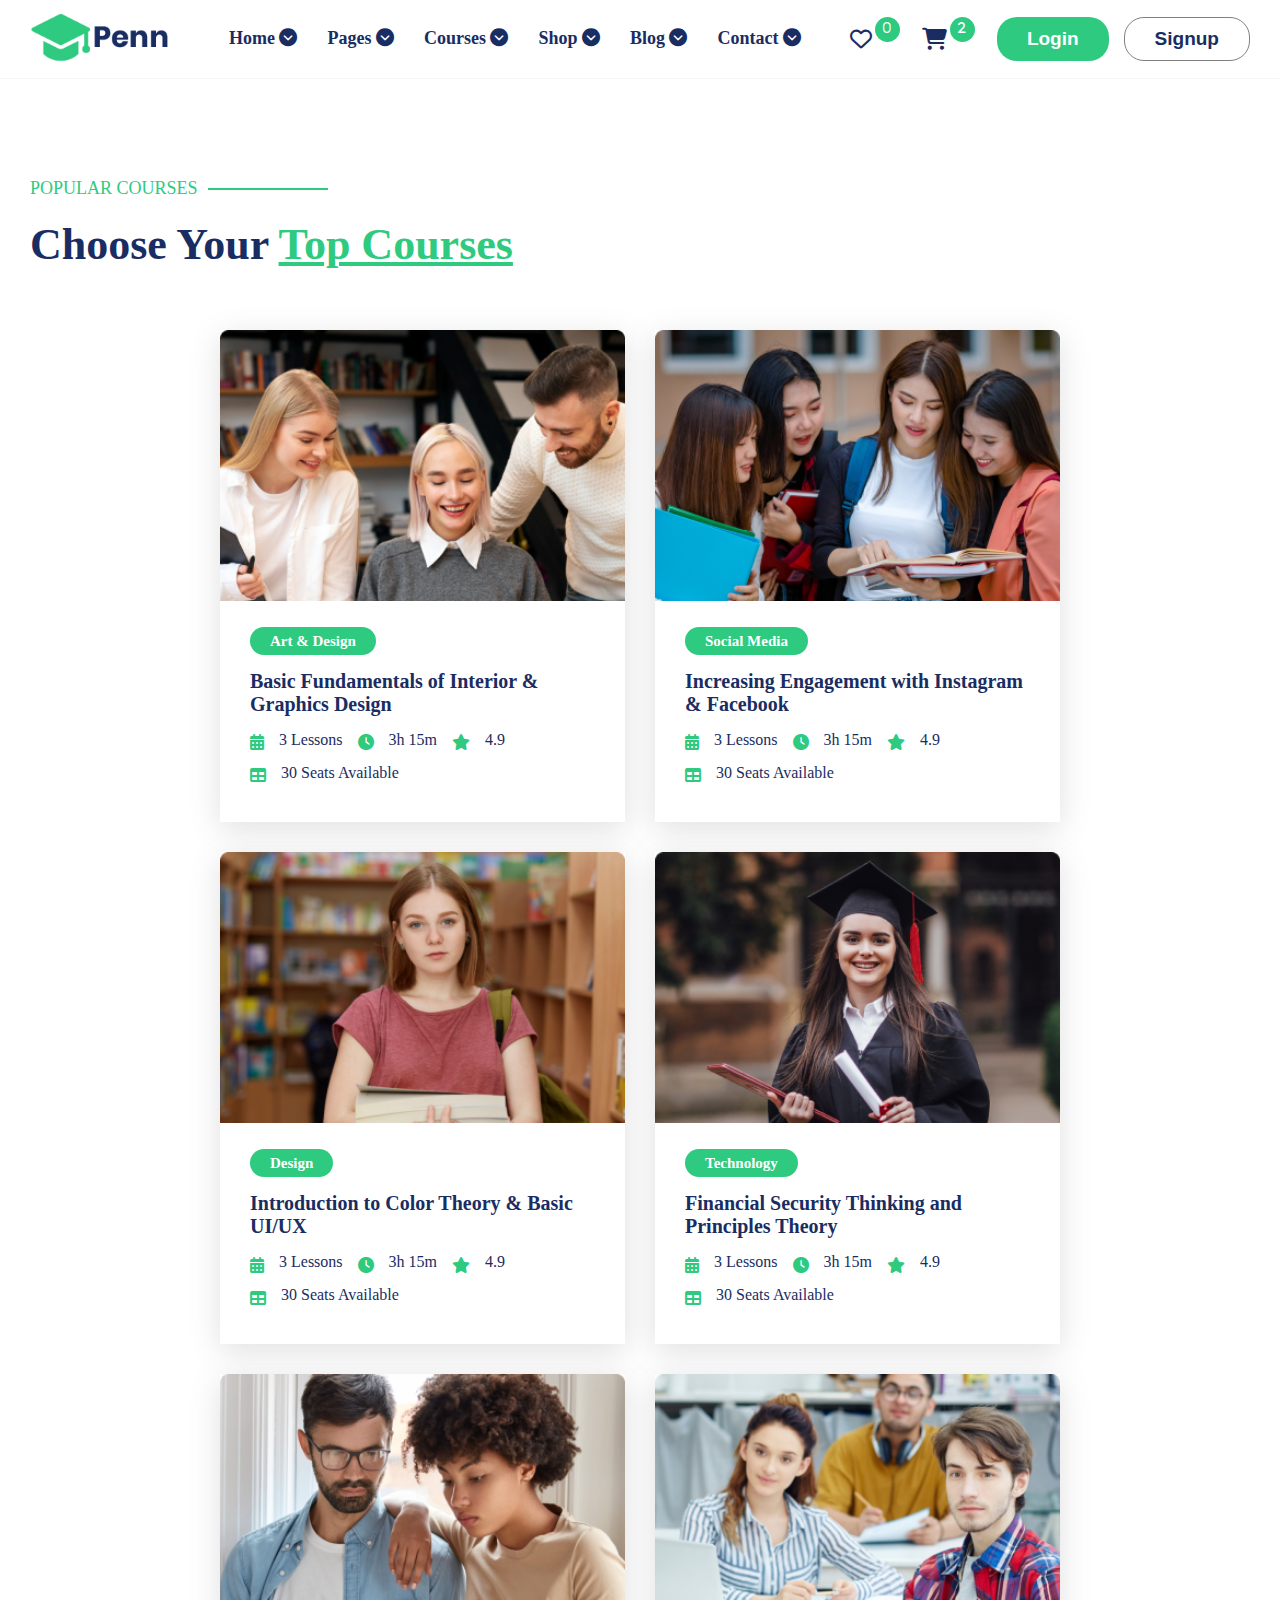
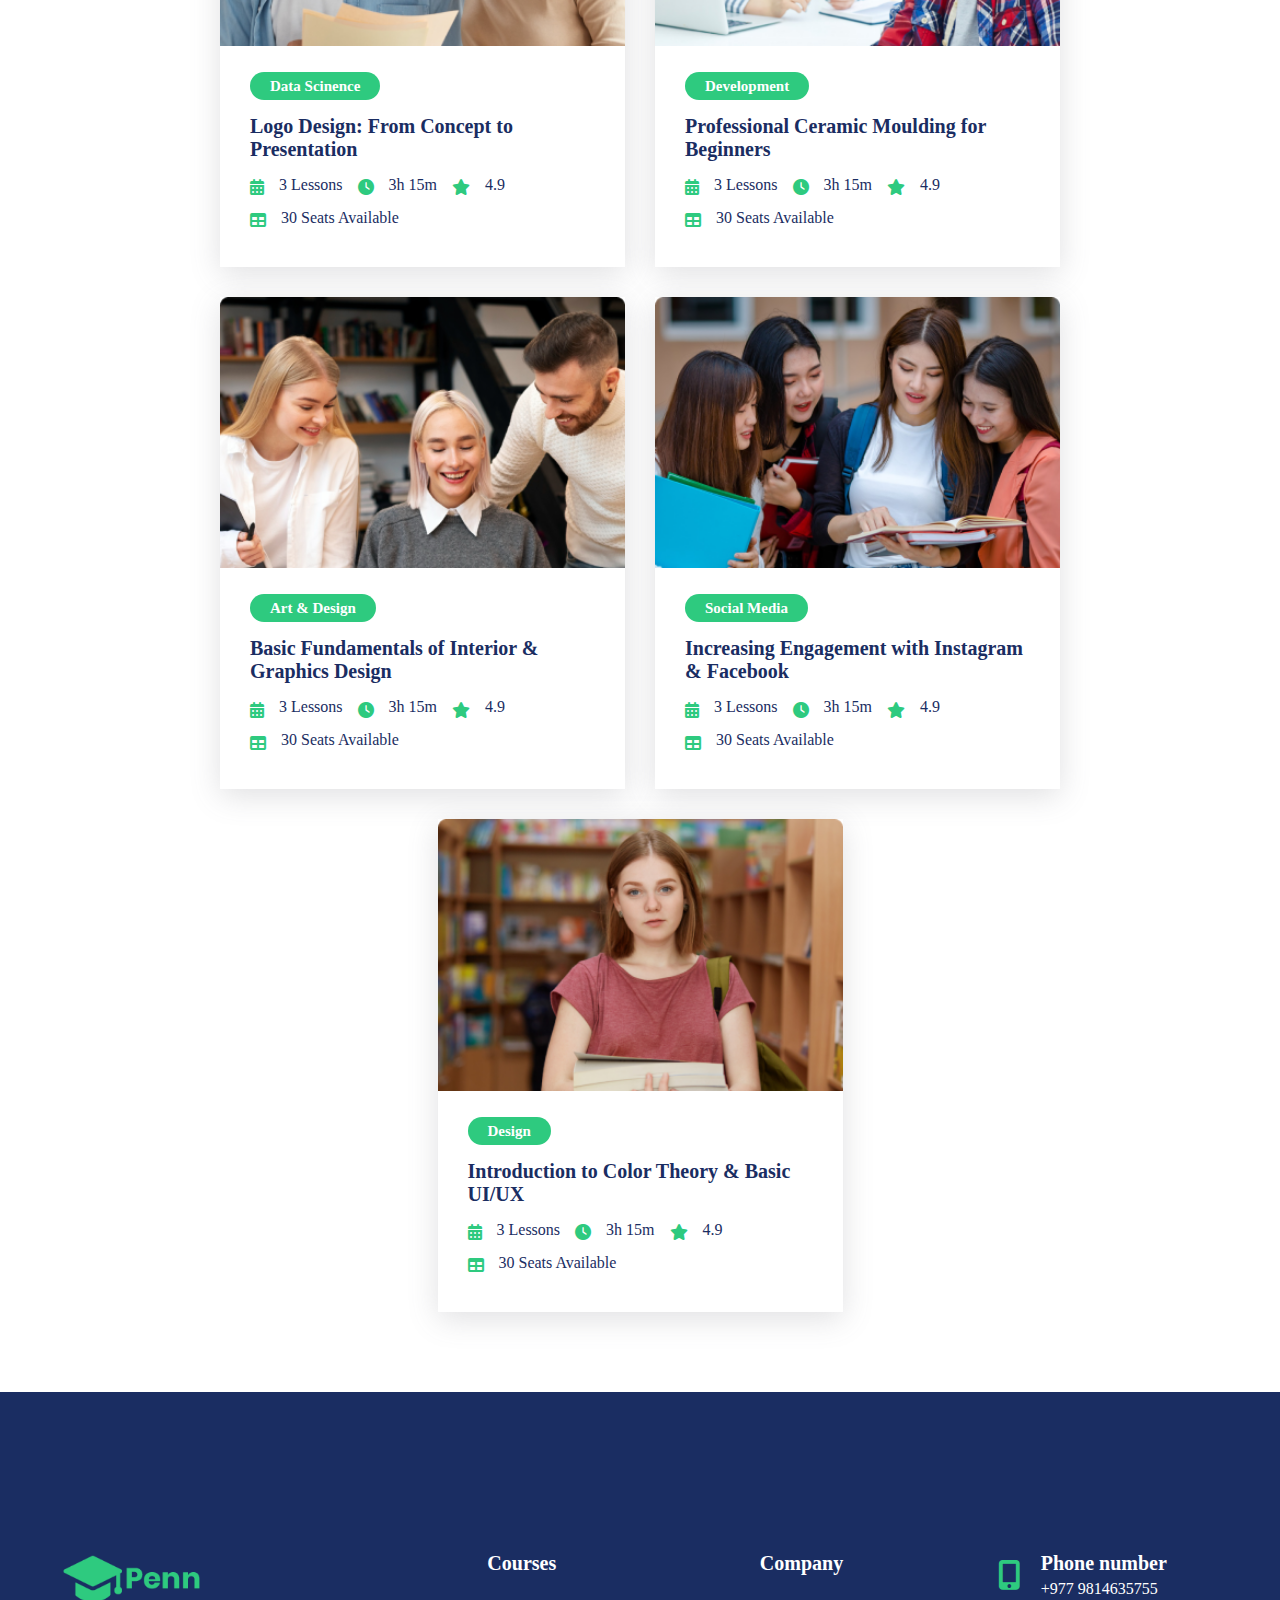
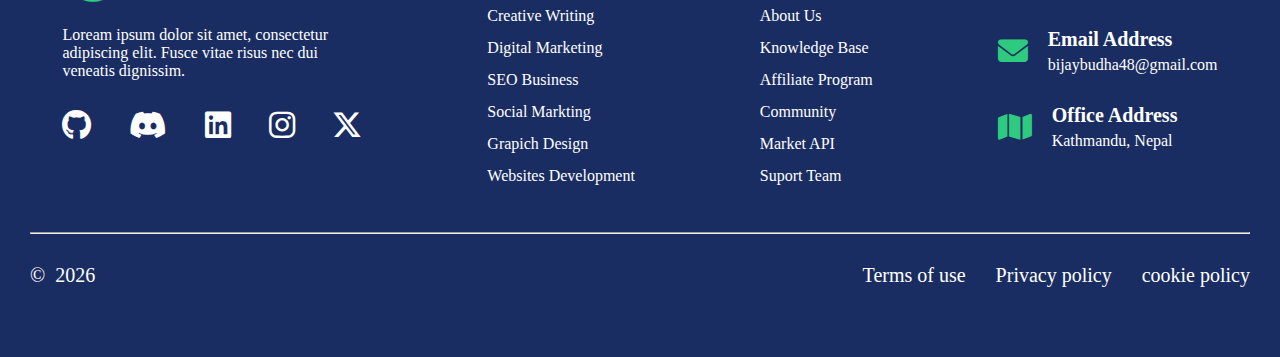
<file: 09 Landing Page/all-course.html>
<!DOCTYPE html>
<html lang="en">
<head>
    <meta charset="UTF-8">
    <meta name="viewport" content="width=s, initial-scale=1.0">
    <title>Penn.</title>
    <link rel="icon" href="./Image/logo (1).png">
    <link rel="stylesheet" href="style.css">
    <link rel="stylesheet" href="https://cdnjs.cloudflare.com/ajax/libs/font-awesome/6.7.2/css/all.min.css" integrity="sha512-Evv84Mr4kqVGRNSgIGL/F/aIDqQb7xQ2vcrdIwxfjThSH8CSR7PBEakCr51Ck+w+/U6swU2Im1vVX0SVk9ABhg==" crossorigin="anonymous" referrerpolicy="no-referrer" />
</head>
<body>
    <header>
        <div class="container nav-container">
            <div class="nav-section">
                <div class="nav-logo">
                    <a href="./index.html"><img src="./Image/logo (1).png" alt=""></a>
                </div>
                <div class="navbar">
                    <ul>
                        <li><a class="home" href="./index.html">Home <i class="fa-solid fa-circle-chevron-down"></i></a></li>
                        <li><a href="#">Pages <i class="fa-solid fa-circle-chevron-down"></i></a></li>
                        <li><a href="./all-course.html">Courses <i class="fa-solid fa-circle-chevron-down"></i></a></li>
                        <li><a href="#">Shop <i class="fa-solid fa-circle-chevron-down"></i></a></li>
                        <li><a href="#">Blog <i class="fa-solid fa-circle-chevron-down"></i></a></li>
                        <li><a href="#">Contact <i class="fa-solid fa-circle-chevron-down"></i></a></li>
                    </ul>
                </div>
                <div class="nav-content">
                    <div class="cart-content">
                        <div class="heart-icon">
                            <i class="fa-regular fa-heart"></i>
                        </div>
                        <div class="add-to-cart">
                            <i class="fa-solid fa-cart-shopping"></i>
                        </div>
                    </div>
                    <div class="account-content">
                        <button class="btn btn-1">Login</button>
                        <button class="btn btn-2">Signup</button>
                    </div>
                </div>
            </div>
        </div>
    </header>

     
     <!-- Popular Courses Section -->


     <section class="section-popular-courses">
        <div class="container">
            <div class="courses-container">

                <div class="courses-heading">
                    <p class="para courses-para">Popular Courses</p>
                    <h2 class="sub-heading courses-sub-heading">Choose your <span>Top courses</span></h2>
                </div>

                <div class="courses-card">
                    <div class="courses-content">
                        <div class="courses-image">
                            <img src="./Image/c1.png" alt="">
                        </div>
                        <div class="courses-details">
                            <div class="courses-stream-btn">
                                <a href="" class="course-btn btn">Art & Design</a>
                            </div>
                            <div class="courses-title">
                                <h2 class="sub-heading course-sub-heading">Basic Fundamentals of Interior & Graphics Design</h2>
                            </div>
                            <div class="courses-description">
                                <div class="courses-lesson courses-div">
                                    <i class="fa-solid fa-calendar-days"></i>
                                    <p class="para courses-para">3 Lessons</p>
                                </div>
                                <div class="courses-duration courses-div">
                                    <i class="fa-solid fa-clock"></i>
                                    <p class="para courses-para">3h 15m</p>
                                </div>
                                <div class="courses-rating courses-div">
                                    <i class="fa-solid fa-star"></i>
                                    <p class="para courses-para">4.9</p>
                                </div>
                            </div>
                            <div class="courses-seats">
                                <i class="fa-solid fa-table"></i>
                                <p class="para courses-para">30 Seats Available</p>
                            </div>
                        </div>
                    </div>

                    <div class="courses-content">
                        <div class="courses-image">
                            <img src="./Image/c2.png" alt="">
                        </div>
                        <div class="courses-details">
                            <div class="courses-stream-btn">
                                <a href="" class="course-btn btn">Social Media</a>
                            </div>
                            <div class="courses-title">
                                <h2 class="sub-heading course-sub-heading">Increasing Engagement with Instagram & Facebook</h2>
                            </div>
                            <div class="courses-description">
                                <div class="courses-lesson courses-div">
                                    <i class="fa-solid fa-calendar-days"></i>
                                    <p class="para courses-para">3 Lessons</p>
                                </div>
                                <div class="courses-duration courses-div">
                                    <i class="fa-solid fa-clock"></i>
                                    <p class="para courses-para">3h 15m</p>
                                </div>
                                <div class="courses-rating courses-div">
                                    <i class="fa-solid fa-star"></i>
                                    <p class="para courses-para">4.9</p>
                                </div>
                            </div>
                            <div class="courses-seats">
                                <i class="fa-solid fa-table"></i>
                                <p class="para courses-para">30 Seats Available</p>
                            </div>
                        </div>
                    </div>

                    <div class="courses-content">
                        <div class="courses-image">
                            <img src="./Image/c3.png" alt="">
                        </div>
                        <div class="courses-details">
                            <div class="courses-stream-btn">
                                <a href="" class="course-btn btn">Design</a>
                            </div>
                            <div class="courses-title">
                                <h2 class="sub-heading course-sub-heading">Introduction to Color Theory & Basic UI/UX</h2>
                            </div>
                            <div class="courses-description">
                                <div class="courses-lesson courses-div">
                                    <i class="fa-solid fa-calendar-days"></i>
                                    <p class="para courses-para">3 Lessons</p>
                                </div>
                                <div class="courses-duration courses-div">
                                    <i class="fa-solid fa-clock"></i>
                                    <p class="para courses-para">3h 15m</p>
                                </div>
                                <div class="courses-rating courses-div">
                                    <i class="fa-solid fa-star"></i>
                                    <p class="para courses-para">4.9</p>
                                </div>
                            </div>
                            <div class="courses-seats">
                                <i class="fa-solid fa-table"></i>
                                <p class="para courses-para">30 Seats Available</p>
                            </div>
                        </div>
                    </div>

                    <div class="courses-content">
                        <div class="courses-image">
                            <img src="./Image/c4.png" alt="">
                        </div>
                        <div class="courses-details">
                            <div class="courses-stream-btn">
                                <a href="" class="course-btn btn">Technology</a>
                            </div>
                            <div class="courses-title">
                                <h2 class="sub-heading course-sub-heading">Financial Security Thinking and Principles Theory</h2>
                            </div>
                            <div class="courses-description">
                                <div class="courses-lesson courses-div">
                                    <i class="fa-solid fa-calendar-days"></i>
                                    <p class="para courses-para">3 Lessons</p>
                                </div>
                                <div class="courses-duration courses-div">
                                    <i class="fa-solid fa-clock"></i>
                                    <p class="para courses-para">3h 15m</p>
                                </div>
                                <div class="courses-rating courses-div">
                                    <i class="fa-solid fa-star"></i>
                                    <p class="para courses-para">4.9</p>
                                </div>
                            </div>
                            <div class="courses-seats">
                                <i class="fa-solid fa-table"></i>
                                <p class="para courses-para">30 Seats Available</p>
                            </div>
                        </div>
                    </div>

                    <div class="courses-content">
                        <div class="courses-image">
                            <img src="./Image/c5.png" alt="">
                        </div>
                        <div class="courses-details">
                            <div class="courses-stream-btn">
                                <a href="" class="course-btn btn">Data Scinence</a>
                            </div>
                            <div class="courses-title">
                                <h2 class="sub-heading course-sub-heading">Logo Design: From Concept to Presentation</h2>
                            </div>
                            <div class="courses-description">
                                <div class="courses-lesson courses-div">
                                    <i class="fa-solid fa-calendar-days"></i>
                                    <p class="para courses-para">3 Lessons</p>
                                </div>
                                <div class="courses-duration courses-div">
                                    <i class="fa-solid fa-clock"></i>
                                    <p class="para courses-para">3h 15m</p>
                                </div>
                                <div class="courses-rating courses-div">
                                    <i class="fa-solid fa-star"></i>
                                    <p class="para courses-para">4.9</p>
                                </div>
                            </div>
                            <div class="courses-seats">
                                <i class="fa-solid fa-table"></i>
                                <p class="para courses-para">30 Seats Available</p>
                            </div>
                        </div>
                    </div>

                    <div class="courses-content">
                        <div class="courses-image">
                            <img src="./Image/c6.png" alt="">
                        </div>
                        <div class="courses-details">
                            <div class="courses-stream-btn">
                                <a href="" class="course-btn btn">Development</a>
                            </div>
                            <div class="courses-title">
                                <h2 class="sub-heading course-sub-heading">Professional Ceramic Moulding for Beginners</h2>
                            </div>
                            <div class="courses-description">
                                <div class="courses-lesson courses-div">
                                    <i class="fa-solid fa-calendar-days"></i>
                                    <p class="para courses-para">3 Lessons</p>
                                </div>
                                <div class="courses-duration courses-div">
                                    <i class="fa-solid fa-clock"></i>
                                    <p class="para courses-para">3h 15m</p>
                                </div>
                                <div class="courses-rating courses-div">
                                    <i class="fa-solid fa-star"></i>
                                    <p class="para courses-para">4.9</p>
                                </div>
                            </div>
                            <div class="courses-seats">
                                <i class="fa-solid fa-table"></i>
                                <p class="para courses-para">30 Seats Available</p>
                            </div>
                        </div>
                    </div>

                    <div class="courses-content">
                        <div class="courses-image">
                            <img src="./Image/c1.png" alt="">
                        </div>
                        <div class="courses-details">
                            <div class="courses-stream-btn">
                                <a href="" class="course-btn btn">Art & Design</a>
                            </div>
                            <div class="courses-title">
                                <h2 class="sub-heading course-sub-heading">Basic Fundamentals of Interior & Graphics Design</h2>
                            </div>
                            <div class="courses-description">
                                <div class="courses-lesson courses-div">
                                    <i class="fa-solid fa-calendar-days"></i>
                                    <p class="para courses-para">3 Lessons</p>
                                </div>
                                <div class="courses-duration courses-div">
                                    <i class="fa-solid fa-clock"></i>
                                    <p class="para courses-para">3h 15m</p>
                                </div>
                                <div class="courses-rating courses-div">
                                    <i class="fa-solid fa-star"></i>
                                    <p class="para courses-para">4.9</p>
                                </div>
                            </div>
                            <div class="courses-seats">
                                <i class="fa-solid fa-table"></i>
                                <p class="para courses-para">30 Seats Available</p>
                            </div>
                        </div>
                    </div>

                    <div class="courses-content">
                        <div class="courses-image">
                            <img src="./Image/c2.png" alt="">
                        </div>
                        <div class="courses-details">
                            <div class="courses-stream-btn">
                                <a href="" class="course-btn btn">Social Media</a>
                            </div>
                            <div class="courses-title">
                                <h2 class="sub-heading course-sub-heading">Increasing Engagement with Instagram & Facebook</h2>
                            </div>
                            <div class="courses-description">
                                <div class="courses-lesson courses-div">
                                    <i class="fa-solid fa-calendar-days"></i>
                                    <p class="para courses-para">3 Lessons</p>
                                </div>
                                <div class="courses-duration courses-div">
                                    <i class="fa-solid fa-clock"></i>
                                    <p class="para courses-para">3h 15m</p>
                                </div>
                                <div class="courses-rating courses-div">
                                    <i class="fa-solid fa-star"></i>
                                    <p class="para courses-para">4.9</p>
                                </div>
                            </div>
                            <div class="courses-seats">
                                <i class="fa-solid fa-table"></i>
                                <p class="para courses-para">30 Seats Available</p>
                            </div>
                        </div>
                    </div>

                    <div class="courses-content">
                        <div class="courses-image">
                            <img src="./Image/c3.png" alt="">
                        </div>
                        <div class="courses-details">
                            <div class="courses-stream-btn">
                                <a href="" class="course-btn btn">Design</a>
                            </div>
                            <div class="courses-title">
                                <h2 class="sub-heading course-sub-heading">Introduction to Color Theory & Basic UI/UX</h2>
                            </div>
                            <div class="courses-description">
                                <div class="courses-lesson courses-div">
                                    <i class="fa-solid fa-calendar-days"></i>
                                    <p class="para courses-para">3 Lessons</p>
                                </div>
                                <div class="courses-duration courses-div">
                                    <i class="fa-solid fa-clock"></i>
                                    <p class="para courses-para">3h 15m</p>
                                </div>
                                <div class="courses-rating courses-div">
                                    <i class="fa-solid fa-star"></i>
                                    <p class="para courses-para">4.9</p>
                                </div>
                            </div>
                            <div class="courses-seats">
                                <i class="fa-solid fa-table"></i>
                                <p class="para courses-para">30 Seats Available</p>
                            </div>
                        </div>
                    </div>
                    
                </div>
            </div>
        </div>
     </section>


    
     <!-- Footer Section -->
      
     <footer class="footer-section">
        <div class="container footer-container">
            <div class="footer-content">
                <div class="footer-first-div footer-div">
                    <div class="logo-image">
                        <img src="./Image/logo2.png" alt="">
                    </div>
                    <div class="logo-description">
                        Loream ipsum dolor sit amet, consectetur adipiscing elit. Fusce vitae risus nec dui veneatis dignissim.
                    </div>
                    <div class="social-media">
                        <a href="#">
                            <i class="fa-brands fa-github"></i>
                        </a>
                        <a href="#">
                            <i class="fa-brands fa-discord"></i>
                        </a>
                        <a href="#">
                            <i class="fa-brands fa-linkedin"></i>
                        </a>
                        <a href="#">
                            <i class="fa-brands fa-instagram"></i>
                        </a>
                        <a href="#">
                            <i class="fa-brands fa-x-twitter"></i>
                        </a>
                    </div>
                </div>
                <div class="footer-second-div footer-div">
                    <div class="courses-footer-div">
                        <h2 class="sub-heading footer-sub-heading">Courses</h2>
                        <ul class="courses-list">
                            <li><a href="#">Creative Writing</a></li>
                            <li><a href="#">Digital Marketing</a></li>
                            <li><a href="#">SEO Business</a></li>
                            <li><a href="#">Social Markting</a></li>
                            <li><a href="#">Grapich Design</a></li>
                            <li><a href="#">Websites Development</a></li>
                        </ul>
                    </div>
                </div>
                <div class="footer-third-div footer-div">
                    <div class="company-footer-div">
                        <h2 class="sub-heading footer-sub-heading">Company</h2>
                        <ul class="company-list">
                            <li><a href="#">About us</a></li>
                            <li><a href="#">Knowledge base</a></li>
                            <li><a href="#">affiliate program</a></li>
                            <li><a href="#">community</a></li>
                            <li><a href="#">Market API</a></li>
                            <li><a href="#">Suport Team</a></li>
                        </ul>
                    </div>
                </div>
                <div class="footer-fourth-div footer-div">
                    <div class="contact-footer-div">
                        <div class="footer-contact-icon">
                            <i class="fa-solid fa-mobile-screen-button"></i>
                        </div>
                        <div class="footer-contact-description">
                            <h3 class="footer-contact-title">Phone number</h3>
                            <p class="para footer-para">+977 9814635755</p>
                        </div>
                    </div>
                    <div class="contact-footer-div">
                        <div class="footer-contact-icon">
                            <i class="fa-solid fa-envelope"></i>
                        </div>
                        <div class="footer-contact-description">
                            <h3 class="footer-contact-title">Email Address</h3>
                            <p class="para footer-para">bijaybudha48@gmail.com</p>
                        </div>
                    </div>
                    <div class="contact-footer-div">
                        <div class="footer-contact-icon">
                            <i class="fa-solid fa-map"></i>
                        </div>
                        <div class="footer-contact-description">
                            <h3 class="footer-contact-title">Office Address</h3>
                            <p class="para footer-para">Kathmandu, Nepal</p>
                        </div>
                    </div>
                </div>
            </div>
        </div>

        <!-- Footer copyright and Current Year -->


        <div class="footer-allright-section">
            <div class="container">
                <hr>
                <div class="footer-allright-content">
                    <div class="footer-allright">
                        <span>&copy;</span>
                        <p id="time"></p>
                    </div>
                    <div class="footer-terms">
                        <p class="terms-para">Terms of use</p>
                        <p class="terms-para">Privacy policy</p>
                        <p class="terms-para">cookie policy</p>
                    </div>
                </div>
            </div>
        </div>
     </footer>



     <script>
        function updateTime() {
            const date = new Date();
            const currentYear = date.getFullYear()
            document.getElementById('time').innerHTML =
                `${currentYear}`;
        }

        setInterval(updateTime, 1000);
        updateTime();
    </script>
</body>
</html>
</file>
<file: 01 Parallax Effects/style.css>
* {
  margin: 0;
  padding: 0;
  box-sizing: border-box;
  font-family: 'Franklin Gothic Medium', 'Arial Narrow', Arial, sans-serif;
}

h1 {
  font-size: 54px;
  color: white;
  font-weight: bold;
  text-transform: uppercase;
  text-shadow: 2px 2px 5px #000;
}

div {
  width: 65%;
}

p {
  font-size: 24x;
  font-weight: bold;
  color: white;
  margin: 50px;
  padding: 50px;
  line-height: 1.5;
  
}

.section-1 {
  width: 100%;
  height: 100vh;
  background-image: linear-gradient(rgba(0, 0, 0, 0.3), rgba(0, 0, 0, 0.3)),
    url("https://images.pexels.com/photos/356056/pexels-photo-356056.jpeg?auto=compress&cs=tinysrgb&w=1260&h=750&dpr=1");
  background-size: cover;
  background-attachment: fixed;
  display: grid;
  place-items: center;
  text-align: center;
}
.section-2 {
  width: 100%;
  height: 100vh;
  background-image: linear-gradient(rgba(0, 0, 0, 0.3), rgba(0, 0, 0, 0.3)),
    url("https://images.pexels.com/photos/336232/pexels-photo-336232.jpeg?auto=compress&cs=tinysrgb&w=1260&h=750&dpr=1");
  background-size: cover;
  background-attachment: fixed;
  display: grid;
  place-items: center;
  text-align: center;
}
.section-3 {
  width: 100%;
  height: 100vh;
  background-image: linear-gradient(rgba(0, 0, 0, 0.3), rgba(0, 0, 0, 0.3)),
    url("https://images.pexels.com/photos/3656072/pexels-photo-3656072.jpeg?auto=compress&cs=tinysrgb&w=1260&h=750&dpr=1");
  background-size: cover;
  background-attachment: fixed;
  display: grid;
  place-items: center;
  text-align: center;
}
.section-4 {
  width: 100%;
  height: 100vh;
  background-image: linear-gradient(rgba(0, 0, 0, 0.3), rgba(0, 0, 0, 0.3)),
    url("https://images.pexels.com/photos/1261820/pexels-photo-1261820.jpeg?auto=compress&cs=tinysrgb&w=1260&h=750&dpr=1");
  background-size: cover;
  background-attachment: fixed;
  display: grid;
  place-items: center;
  text-align: center;
}
</file>
<file: 02 Carausal Effects/style.css>
* {
    margin: 0;
    padding: 0;
    box-sizing: border-box;
}

.container-carausal {
    width: 100%;
    height: 100vh;
    display: flex;
    align-items: center;
    justify-content: center;
}

.carausal-banner {
    height: 550px;
    width: 60vw;
    background-repeat: no-repeat;
    background-size: cover;
    background-image: url("https://images.pexels.com/photos/906150/pexels-photo-906150.jpeg?auto=compress&cs=tinysrgb&w=1260&h=750&dpr=2");
    border-radius: 10px;
    box-shadow: 2px 2px 5px black;
    animation-name: carausal-image;
    animation-duration: 30s;
    animation-timing-function: linear;
    animation-iteration-count: infinite;
}

@keyframes carausal-image {
    0% {
        background-image: url("https://images.pexels.com/photos/2131614/pexels-photo-2131614.jpeg?auto=compress&cs=tinysrgb&w=1260&h=750&dpr=2");
    }
    20% {
        background-image: url("https://images.pexels.com/photos/884788/pexels-photo-884788.jpeg?auto=compress&cs=tinysrgb&w=1260&h=750&dpr=2");
    }
    40% {
        background-image: url("https://images.pexels.com/photos/1468555/pexels-photo-1468555.jpeg?auto=compress&cs=tinysrgb&w=1260&h=750&dpr=2");
    }
    60% {
        background-image: url("https://images.pexels.com/photos/1716158/pexels-photo-1716158.jpeg?auto=compress&cs=tinysrgb&w=1260&h=750&dpr=2");
    }
    80% {
        background-image: url("https://images.pexels.com/photos/1903702/pexels-photo-1903702.jpeg?auto=compress&cs=tinysrgb&w=1260&h=750&dpr=2");
    }
    100% {
        background-image: url("https://images.pexels.com/photos/29877071/pexels-photo-29877071/free-photo-of-breathtaking-swiss-alps-sunset-in-winter.jpeg?auto=compress&cs=tinysrgb&w=1260&h=750&dpr=2");
    }
}
</file>
<file: 03 NO NO Effects/style.css>
* {
    margin: 0;
    padding: 0;
    box-sizing: border-box;
}

.container {
    width: 100%;
    height: 100vh;
    background-color: seashell;
    display: grid;
    place-items: center;
}

h1 {
    padding: 20px 80px;
    background-color: transparent;
    color: slateblue;
    border: 5px solid slateblue;
}

h1:hover {
    background-color: azure;
    border: 5px solid red;
    color: red;
    animation: no-no-effetc 0.4s linear;
}

@keyframes no-no-effetc {
    0% {
        transform: rotate(25deg);
    }
    25% {
        transform: rotate(-25deg);
    }
    50% {
        transform: rotate(25deg);
    }
    75% {
        transform: rotate(-25deg);
    }
    100% {
        transform: rotate(25deg);
    }
}
</file>
<file: 04 Colorful Text Animation/style.css>
* {
    margin: 0;
    padding: 0;
    box-sizing: border-box;
}

.text-container {
    width: 100%;
    height: 100vh;
    display: grid;
    place-items: center;
    position: relative;
    background-color: black;
}

.title {
    font-size: 72px;
    font-weight: bolder;
    font-family: Arial, Helvetica, sans-serif;
    filter: drop-shadow(-2px 2px 5px black);
    color: thistle;
}

.title::before {
    
    content: 'Dev_loper.Bijay';
    position: absolute;
    color: dodgerblue;
    left: 0;
    top: 0;
    border-right: 3px solid maroon;
    overflow: hidden;
    animation: left-to-right 1.5s linear infinite alternate;
}

@keyframes left-to-right {
    0% {
        width: 0%;
    }
    50% {
        width: 50%;
    }
    100% {
        width: 100%;
    }
}
</file>
<file: 05 ChadraGaran Effects/style.css>
* {
    margin: 0;
    padding: 0;
    box-sizing: border-box;
}

body {
    height: 100vh;
    width: 100%;
    display: flex;
    align-items: center;
    justify-content: center;
}

.barmand {
    width: 500px;
    aspect-ratio: 1;
    background-color: thistle;
    border-radius: 10px;
    display: flex;
    justify-content: center;
    align-items: center;
    animation: barmand-rang 10s linear infinite;
}

.shuriya {
    width: 200px;
    aspect-ratio: 1;
    background: linear-gradient(rgb(250, 132, 2), rgb(250, 150, 7), rgb(252, 176, 51), rgb(254, 204, 81), rgb(255, 228, 105), rgb(255, 245, 123));
    border-radius: 50%;
    position: relative;
    overflow: hidden;
}

.shuriya::after {
    content: "";
    width: inherit;
    aspect-ratio: 1;
    border-radius: inherit;
    position: absolute;
    left: 0;
    top: 0;
    box-shadow: rgba(0, 0, 0, 0.25) 0px 54px 55px, rgba(0, 0, 0, 0.12) 0px -12px 30px, rgba(0, 0, 0, 0.12) 0px 4px 6px, rgba(0, 0, 0, 0.17) 0px 12px 13px, rgba(0, 0, 0, 0.09) 0px -3px 5px;
    background: linear-gradient(rgb(240, 239, 226), rgb(224, 224, 213), rgb(208, 208, 202), rgb(193, 192, 187), rgb(177, 177, 172), rgb(161, 161, 156));
    animation: chandraGaran 10s ease-in-out infinite;
}

@keyframes chandraGaran {
    0% {
        translate: 100%;
        scale: 1;
    }
    50% {
        translate: 0%;
        scale: 0.95;
    }
    100% {
        translate: -100%;
        scale: 1;
    }
}

@keyframes barmand-rang {

    0% {
        background-color: #FA961B;
    }
    25% {
        background-color: #FFE469;
    }
    50% {
        background-color: #000;
    }
    75% {
        background-color: #FFE469;
    }
    100% {
        background-color: #FA961B;
    }
}
</file>
<file: 06 Hover Button/style.css>
* {
    margin: 0;
    padding: 0;
    box-sizing: border-box;
}

.btn {
    width: 100%;
    height: 100vh;
    display: flex;
    justify-content: center;
    align-items: center;
    background-color: seagreen;
}

.btn button {
    font-size: 24px;
    padding: 20px 60px;
    background-color: whitesmoke;
    color: maroon;
    font-weight: 700;
    border-radius: 10px;
    border: 3px solid maroon;
    transition: 0.5s all ease-in;
}

.btn button:hover {
    background-color: maroon;
    color: whitesmoke;
    border: 3px solid whitesmoke;
}
</file>
<file: 09 Landing Page/style.css>
* {
    margin: 0;
    padding: 0;
    box-sizing: border-box;
}

:root {
    --main-bg-color: linear-gradient(to right, #DEF5F3, #F8F9F9, #FFF2F3, #FFF0F2);
    --main-heading-color: #1A2D62;
    --secondary-heading-color: #2ECA7F;
    --nav-bg-color: #ffffff;
    --btn-1-bg-color: #2ECA7F;
    --white-color: #ffffff;
    --btn-2-bg-color: #1A2D62;
    --para-text-color: #888888;
    --border-bg-color: #b7b6b6;
    --icon-bg-color: #acf3d0;
    --feature-bg-icon-color: #d9f1e5;;
    --smile-icon-color: #4154f1;
    --file-icon-color: #ee6c20;
    --headphone-icon-color: #15be56;
    --learn-icon-color: #0081a7;
    --user-icon-color: #bb0852;
    --sub-heading-bg-color: #50faa5;
    --expert-icon-color: #fb8500;
    --team-icon-color: #03045e;
    --strong-icon-color: #06d6a0;
    --teacher-icon-color: #c9184a;
    --course-icon-color: #ffd166;

}

html {
   font-size: 62.5%;
}

.btn {
    padding: 1.5rem 3rem;
    border: none;
    font-size: 1.5rem;
    text-transform: capitalize;
    border-radius: 2rem;
    font-weight: 600;
    transition: all 0.7s ease-in-out;
    cursor: pointer;
    background-color: transparent;
}

.btn:hover {
    background-color: var(--btn-1-bg-color);
    color: var(--white-color);
}

li, a, i {
    font-size: 1.8rem;
    list-style: none;
    text-decoration: none;
    color: var(--main-heading-color);
}

.para {
    margin-top: 2rem;
    font-size: 1.8rem;
    color: var(--para-text-color);
    margin-bottom: 2rem;
}

.sub-heading {
    font-size: 2rem;
    color: var(--main-heading-color);
}

.container {
    max-width: 144rem;
    margin: 0 auto;
}

.nav-section {
    display: flex;
    background-color: var(--nav-bg-color);
    height: auto;
    justify-content: space-between;
    align-items: center;
    padding: 1rem 3rem;
    font-weight: 600;
    box-shadow: rgba(27, 31, 35, 0.04) 0px 1px 0px, rgba(255, 255, 255, 0.25) 0px 1px 0px inset;
}

.nav-section .nav-logo img {
    width: 150px;
}

.nav-section .navbar ul {
    display: flex;
    gap: 3rem;
}


.nav-section .navbar ul a:hover, .nav-section .navbar ul li i:hover {
    color: var(--secondary-heading-color);
}

.nav-section .nav-content {
    display: flex;
    gap: 5rem;
    align-items: center;
    justify-content: center;
}

.nav-section .nav-content .cart-content {
    display: flex;
    gap: 5rem;
    cursor: pointer;
}

.nav-section .nav-content .cart-content i {
    font-size: 2.2rem;
    position: relative;
}

.nav-section .nav-content .cart-content .heart-icon i::after {
    content: '0';
    position: absolute;
    top: -50%;
    font-size: 1.2rem;
    width: 1.5rem;
    height: 1.5rem;
    margin-left: 0.3rem;
    border-radius: 50%;
    padding: 0.5rem;
    text-align: center;
    color: white;
    background-color: var(--secondary-heading-color);
}
.nav-section .nav-content .cart-content .add-to-cart i::after {
    content: '2';
    position: absolute;
    top: -50%;
    font-size: 1.2rem;
    width: 1.5rem;
    height: 1.5rem;
    border-radius: 50%;
    padding: 0.5rem;
    margin-left: 0.3rem;
    text-align: center;
    color: white;
    background-color: var(--secondary-heading-color);
}

.nav-section .nav-content .account-content {
    display: flex;
    gap: 1.5rem;
}

.account-content .btn {
    padding: 1rem 3rem;
    border: none;
    font-size: 1.9rem;
    text-transform: capitalize;
    border-radius: 2rem;
    font-weight: 600;
    transition: all 0.7s ease-in-out;
    cursor: pointer;
}

.account-content .btn-1 {
    background-color: var(--btn-1-bg-color);
    color: var(--white-color);
}

.account-content .btn-1:hover {
    background-color: var(--btn-2-bg-color);
    color: var(--white-color);
}

.account-content .btn-2 {
    border: 0.1rem solid gray;
    color: var(--btn-2-bg-color);
}

.account-content .btn-2:hover {
    background-color: var(--btn-1-bg-color);
    color: var(--white-color);
    border: none;
}

/* Hero section Start */

.hero-section-content .hero-section-left {
    width: 40%;
}

.hero-section-content .hero-section-left .main-heading {
    font-size: 6.6rem;
    color: var(--main-heading-color);
    margin-bottom: 2rem;
}

.hero-section-content .hero-section-left .main-heading .highlight-text {
    color: var(--secondary-heading-color);
}


.hero-section-container {
    width: 100%;
    height: 100vh;
    background: var(--main-bg-color);
    padding: 3rem;
}

.section-content .hero-section-content {
    display: flex;
    justify-content: space-around;
    align-items: center;
    gap: 3rem;
}

.hero-section-right {
    position: relative;
    top: 10rem;

}

.hero-section-right .hero-section-img img {
    width: 90%;
    height: auto;

}

.hero-section-content .hero-section-left .hero-section-btn .btn {
    font-size: 1.5rem;
    padding: 1.5rem 3rem;
    border: none;
    border-radius: 2rem;
    background-color: inherit;
    transition: all 0.5s linear;
}

.hero-section-content .hero-section-left .hero-section-btn .btn:hover {
    background-color: var(--secondary-heading-color);
}

.hero-section-notice {
    display: flex;
    z-index: 2;
    position: absolute;
    gap: 3rem;
    top: 50%;
    left: 50%;
   transform: translate(-50%, -50%);
}

.hero-section-notice .section-notice {
    background-color: var(--nav-bg-color);
    padding: 1.5rem 3rem;
    width: 20rem;
    border-radius: 2rem;
    color: var(--main-heading-color);
    
}

.section-notice .sub-heading {
    font-size: 3.3rem;
    text-align: center;
    margin-bottom: 0;
}

.section-notice .para {
    margin: 0;
}


.hero-section-notice .section-notice-right {
    position: relative;
    right: -5rem;
    bottom: 20rem;
}

.hero-section-notice .section-notice-right div, .hero-section-notice .section-notice-left div {
    display: flex;
    gap: 1rem;
    justify-content: center;
    align-items: center;
    margin-bottom: 0.5rem;
} 

.btn

.section-notice-right div i, .section-notice-left div i {
    color: var(--btn-1-bg-color);
    font-size: 3rem;
}

.hero-section-notice .section-notice-left {
    position: relative;
    right: 18rem;
    top: 7rem;
}

/* Advertise Section */

.advertise-section {
    background: var(--main-bg-color);
    padding-bottom: 5rem;
    display: flex;
    justify-content: center;
}

.first-advertise-section {
    display: flex;
    background-color: var(--nav-bg-color);
    justify-content: center;
    align-items: center;
    height: auto;
    gap: 1rem;
    box-shadow: rgba(0, 0, 0, 0.16) 0px 1px 4px;
    margin: 0 2rem;
}

.first-advertise-section .first-item-content, .first-advertise-section .second-item-content {
    border-right: 0.2rem solid var(--para-text-color);
    padding: 6rem;
}

.first-advertise-section .third-item-content {
    padding: 6rem;
}

.card-container .btn {
    padding-left: 0 2rem ;
    background-color: var(--icon-bg-color);
    color: var(--btn-2-bg-color);
}

.card-container .btn:hover {
    background-color: var(--btn-1-bg-color);
    color: var(--white-color);
}


/* Career Section */

.career-section {
    width: 100%;
    height: auto;
    background-color: var(--main-bg-color); 
}

.career-container {
    display: flex;
    margin-bottom: 2rem;
    padding: 8rem 0 5rem 5rem;
    gap: 6.9rem;
    justify-content: center;
    align-items: center;
}

.career-container .career-content-left img {
    width: 100%;
    height: auto;

}

.career-content {
    padding: 0 1.2rem;
}

.career-content-right .sub-heading {
    font-size: 4.4rem;
    text-transform: capitalize;
    margin-bottom: 2rem;
}

.career-content-right .para {
    margin-top: 0;
    margin-bottom: 3rem;
}

.career-content-right .sub-heading span{
    color: var(--secondary-heading-color);
    text-decoration: underline;
}

.career-div {
    width: 100%;
    display: flex;
    align-items: start;
    justify-content: flex-start;
    border: 0.1rem solid var(--border-bg-color);
    padding: 3rem;
    border-radius: 1rem;
    margin-bottom: 2rem;
    transition: all 0.5s ease-in-out;
}

.career-div:hover {
    border-left: 0.7rem solid var(--secondary-heading-color);
}

.career-div .sub-heading {
    font-size: 2.2rem;
}

.career-div .para {
    margin: 0;
}

.career-div .carrer-icon i{
    font-size: 2.2rem;
    background-color: var(--icon-bg-color);
    padding: 2.5rem;
    border-radius: 50%;
    margin-right: 2rem;
}

.career-btn .discover-btn {
    background-color: var(--btn-1-bg-color);
    color: var(--white-color);
    transition: all 0.5s ease-in-out;
}
.career-btn .discover-btn:hover {
    background-color: var(--btn-2-bg-color);
}

/* achivement Section*/

.achivement-container {
    padding: 8rem 3rem;
}

.achivement-card {
    display: flex;
    gap: 3rem;
    height: auto;
    margin: 0 2rem;
}

.achivement-heading .achivement-para {
    color: var(--btn-1-bg-color);
    text-transform: uppercase;
    font-weight: 500;
}
.achivement-heading .achivement-para::after {
    content: "";
    width: 12rem;
    height: 0.2rem;
    display: inline-block;
    background: #2eca7f;
    margin: 4px 10px;
}

.achivement-heading .achivement-sub-heading {
    font-size: 4.4rem;
    text-transform: capitalize;
    margin-bottom: 6rem;
}

.achivement-heading .achivement-sub-heading span {
    color: var(--secondary-heading-color);
    text-decoration: underline;
}

.achivement-container .achivement-content {
    background-color: var(--white-color);
    box-shadow: rgba(100, 100, 111, 0.2) 0px 7px 29px 0px;
    padding: 2.5rem;
    margin-bottom: 3rem;
    display: flex;
    justify-content: center;
    align-items: center;
    width: 100%;
}

.achivement-container .achivement-content .card-icon .fa-face-smile{
    font-size: 4.2rem;
    color: var(--smile-icon-color);
}
.achivement-container .achivement-content .card-icon .fa-file {
    font-size: 4.2rem;
    color: var(--file-icon-color);
}
.achivement-container .achivement-content .card-icon  .fa-headphones-simple{
    font-size: 4.2rem;
    color: var(--headphone-icon-color);
}
.achivement-container .achivement-content .card-icon  .fa-user-tie{
    font-size: 4.2rem;
    color: var(--user-icon-color);
}

.achivement-container .card-title {
    margin-left: 1.5rem;
}
.achivement-container .card-title .card-heading {
    font-size: 3.6rem;
}
.achivement-container .card-title .para {
    margin: 1rem 0 0 0;
}

/* Trusted Company Section */
.trusted-section .trusted-company-comntainer {
display: flex;
flex-direction: column;
align-items: center;
justify-content: center;
padding: 8rem 0;
}

.trusted-section .trusted-heading {
    margin-bottom: 6rem;
    padding: 1rem;
    background-color: var(--icon-bg-color);
    border-radius: 3rem;
}

.trusted-sub-heading {
    color: var(--secondary-heading-color);
    font-size: 2.4rem;
    width: 80vh;
    text-align: center;
}

.trusted-section .trusted-company {
    display: flex;
    justify-content: space-around;
    align-items: center;
    width: 100%;
    overflow: hidden;
}

.trusted-section .trusted-company-list {
    animation: right-to-left 15s linear infinite ;
}

.trusted-company-list {
    width: 100%;
    height: auto;
}

/* Animation for logo goes right to left direction */


@keyframes right-to-left {
    0% {
        transform: translate(100%);
    }
    50% {
        transform: translate(0%);
    }
    100% {
        transform: translate(-100%);
    }
}


/* feature Section */

.feature-container {
    padding: 8rem 3rem;
}

.feature-card {
    display: flex;
    column-gap: 3rem;
    height: auto;
    flex-wrap: wrap;
    width: 100%;
    justify-content: center;
    align-items: center;
}

.feature-heading .feature-para {
    color: var(--btn-1-bg-color);
    text-transform: uppercase;
    font-weight: 500;
}
.feature-heading .feature-para::after {
    content: "";
    width: 12rem;
    height: 0.2rem;
    display: inline-block;
    background: #2eca7f;
    margin: 4px 10px;
}

.feature-heading .feature-sub-heading {
    font-size: 4.4rem;
    text-transform: capitalize;
    margin-bottom: 6rem;
}

.feature-heading .feature-sub-heading span {
    color: var(--secondary-heading-color);
    text-decoration: underline;
}

.feature-container .feature-content {
    background-color: var(--white-color);
    box-shadow: rgba(100, 100, 111, 0.2) 0px 7px 29px 0px;
    padding: 4rem;
    margin-bottom: 3rem;
    display: flex;
    justify-content: center;
    align-items: center;
    width: 42rem;
    border-radius: 1rem;
    transition: all 0.5s ease-in-out;
}

.feature-content:hover {
    transform: translateY(-3%);
}

.feature-container .feature-content .card-icon {
    display: flex;
    justify-content: center;
    align-items: center;
    background-color: var(--feature-bg-icon-color);
    border-radius: 50%;
    padding: 2.5rem;
}

.feature-container .feature-content .card-icon .fa-book-open {
    transform: scale(1.5);
    color: var(--learn-icon-color);
}
.feature-container .feature-content .card-icon .fa-heart {
    transform: scale(1.5);
    color: var(--expert-icon-color);
}
.feature-container .feature-content .card-icon .fa-user {
    transform: scale(1.5);
    color: var(--team-icon-color);
}
.feature-container .feature-content .card-icon .fa-eye {
    transform: scale(1.5);
    color: var(--course-icon-color);
}
.feature-container .feature-content .card-icon .fa-lightbulb {
    transform: scale(1.5);
    color: var(--teacher-icon-color);
}
.feature-container .feature-content .card-icon .fa-envelope {
    transform: scale(1.5);
    color: var(--strong-icon-color);
}

.feature-container .card-title {
    margin-left: 1.5rem;
}
.feature-container .card-title .card-heading {
    font-size: 2.2rem;
    margin-bottom: 1rem;
}
.feature-container .card-title .para {
    margin: 1rem 0 0 0;
}
/* Popular Courses Section */

.courses-container {
    padding: 8rem 3rem;
}

.courses-heading .courses-para {
    color: var(--btn-1-bg-color);
    text-transform: uppercase;
    font-weight: 500;
}
.courses-heading .courses-para::after {
    content: "";
    width: 12rem;
    height: 0.2rem;
    display: inline-block;
    background: #2eca7f;
    margin: 4px 10px;
}

.courses-heading .courses-sub-heading {
    font-size: 4.4rem;
    text-transform: capitalize;
    margin-bottom: 6rem;
}

.courses-heading .courses-sub-heading span {
    color: var(--secondary-heading-color);
    text-decoration: underline;
}

.courses-card {
    display: flex;
    align-items: center;
    justify-content: center;
    flex-wrap: wrap;
    gap: 3rem;
}

.courses-content .courses-image img {
    width: 100%;
    height: auto;
}

.courses-content {
    box-shadow: rgba(100, 100, 111, 0.2) 0px 7px 29px 0px;
    width: 40.5rem;
}


.courses-content .courses-details {
    padding: 3rem;
}

.courses-details .courses-stream-btn {
    margin-bottom: 2rem;
}

.courses-details .courses-stream-btn .btn {
    padding: 0.6rem 2rem;
    background-color: var(--btn-1-bg-color);
    color: var(--white-color);
}
.courses-details .courses-title  .sub-heading{
    font-size: 2rem;
    margin-bottom: 1.5rem;
}

.courses-description .courses-div, .courses-description, .courses-details .courses-seats {
    display: flex;
    justify-content: start;
    align-items: center;
    gap: 1.5rem;
    margin-bottom: 0.5rem;
}

.courses-description .courses-div i, .courses-details .courses-seats i {
    color: var(--btn-1-bg-color);
    font-size: 1.6rem;
}

.courses-description .courses-div .para, .courses-details .courses-seats .para {
    color: var(--btn-2-bg-color);
    margin: 0 0 0.5rem 0;
    font-size: 1.6rem;
    font-weight: 500;
}

.view-courses-btn {
    margin: 5rem 0 0;
    display: flex;
    justify-content: center;
}

.view-courses-btn .course-btn {
    background-color: var(--btn-1-bg-color);
    color: white;
    padding: 1.5rem 4rem;
    border-radius: 3rem;
    transition: all 0.5s linear;
}

.view-courses-btn .course-btn:hover {
    background-color: var(--btn-2-bg-color);
}

.footer-section {
    background-color: var(--btn-2-bg-color);
    color: var(--white-color);
    padding: 8rem 0 4rem;
}

.footer-section li, .footer-section a, .footer-section h2{
    color: var(--white-color);
}

.footer-section .footer-content {
    display: flex;
    justify-content: space-around;
    padding: 8rem 0 4rem 0;
}

.footer-content .footer-first-div .logo-image {
    margin-bottom: 2rem;
}
.footer-content .footer-first-div .logo-image img{
    width: 50%;
    height: auto;
}

.footer-content .footer-first-div .logo-description {
    width: 30rem;
    font-size: 1.6rem;
    margin-bottom: 3rem;
}

.footer-first-div .social-media {
    display: flex;
    justify-content: space-between;
    align-items: center;
}
.footer-first-div .social-media i{
    color: var(--white-color);
    font-size: 3rem;
}

.footer-second-div .footer-sub-heading, .footer-third-div .footer-sub-heading {
    margin-bottom: 2.5rem;
    font-size: 2rem;
    font-weight: 700;
}

.courses-list li a, .company-list li a{
    line-height: 2;
    text-transform: capitalize;
    font-size: 1.6rem;
    font-weight: 400;
}

.courses-list li a:hover, .company-list li a:hover {
    color: var(--btn-1-bg-color);
}

.footer-fourth-div i {
    color: var(--btn-1-bg-color);
    margin-right: 2rem;
    font-size: 3rem;
}

.footer-fourth-div .contact-footer-div {
    display: flex;
    justify-content: start;
    align-items: center;
    margin-bottom: 3rem;
}

.contact-footer-div .footer-contact-title {
    margin-bottom: 0.5rem;
    font-size: 2rem;
    font-weight: 700;
}

.contact-footer-div .para {
    margin: 0;
    font-size: 1.6rem;
    color: var(--white-color);
    font-weight: 400;
}

/* Footer copyright and Current Year */


.footer-allright-section .footer-allright-content {
    display: flex;
    justify-content: space-between;
    font-size: 2rem;
    font-weight: 500;
    height: auto;
}

.footer-allright-section hr {
        margin-top: 4rem;
        color: yellow;
        margin: 0 3rem;
}

.footer-allright-content .footer-allright {
    display: flex;
    gap: 1rem;
    padding: 3rem;
}
.footer-allright-content .footer-terms {
    display: flex;
    gap: 3rem;
    padding: 3rem;
}
</file>
